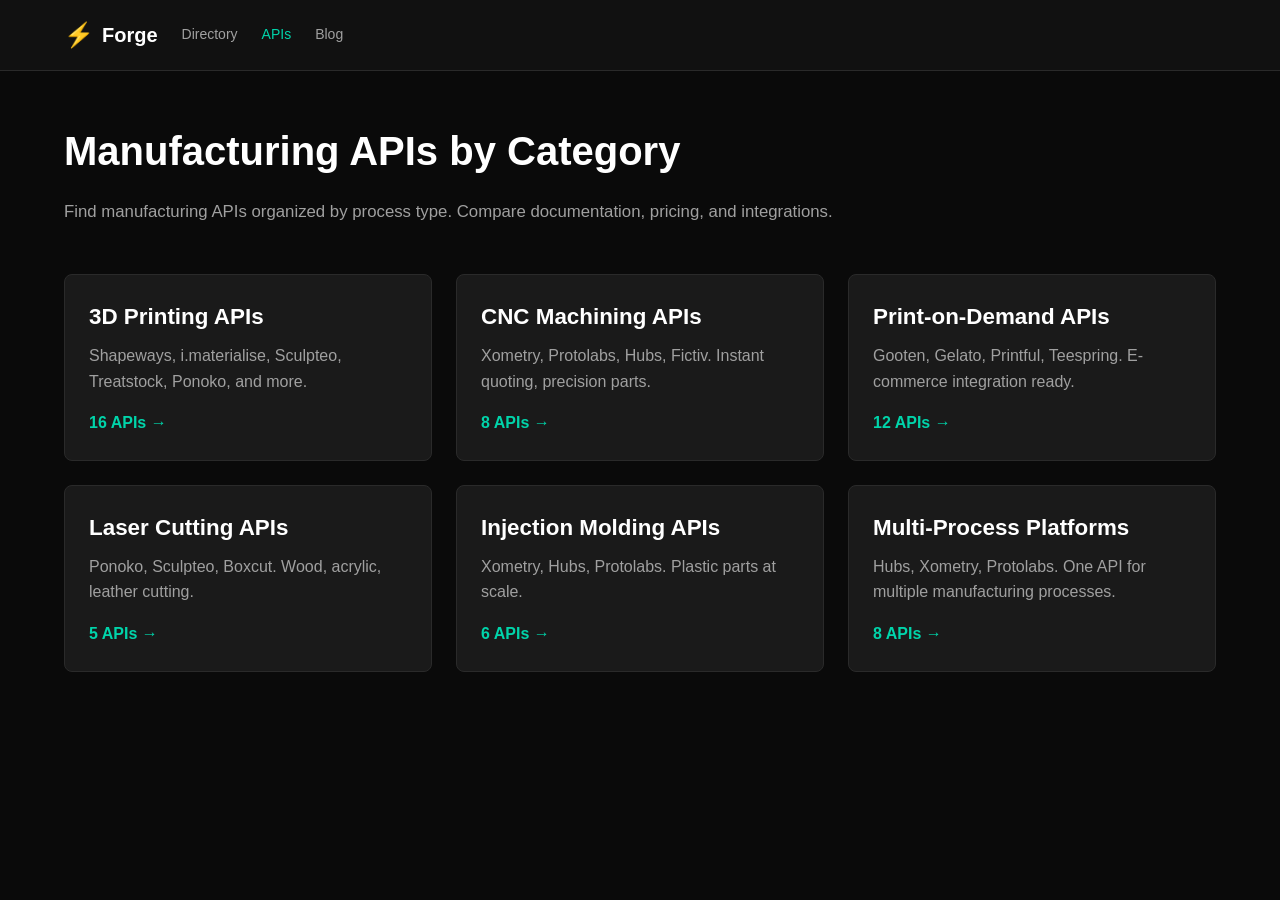
<file: apis/index.html>
<!DOCTYPE html>
<html lang="en">
<head>
<!-- Google Analytics -->
<script async src="https://www.googletagmanager.com/gtag/js?id=G-PG6CCZSDBL"></script>
<script>
  window.dataLayer = window.dataLayer || [];
  function gtag(){dataLayer.push(arguments);}
  gtag('js', new Date());
  gtag('config', 'G-PG6CCZSDBL');
</script>
<!-- End Google Analytics -->
  <meta charset="UTF-8">
  <meta name="viewport" content="width=device-width, initial-scale=1.0">
  <title>Manufacturing APIs by Category | 3D Printing, CNC, Laser Cutting, More</title>
  <meta name="description" content="Manufacturing APIs organized by process type. Find 3D printing, CNC machining, laser cutting, injection molding, print-on-demand APIs with documentation.">
  <meta name="robots" content="index, follow">
  <meta name="canonical" content="https://forgedirectory.org/apis/">
  <link rel="stylesheet" href="../style.css">
</head>
<body>
  <header class="header">
    <div class="container header-inner">
      <a href="/" class="logo"><span class="logo-icon">⚡</span><span class="logo-text">Forge</span></a>
      <nav class="nav"><a href="/" class="nav-link">Directory</a><a href="/apis/" class="nav-link" style="color:var(--accent);">APIs</a><a href="/blog/" class="nav-link">Blog</a></nav>
    </div>
  </header>

  <section style="max-width:1200px;margin:0 auto;padding:3rem 1.5rem;">
    <h1 style="font-size:2.5rem;font-weight:700;margin-bottom:1rem;">Manufacturing APIs by Category</h1>
    <p style="color:var(--text-secondary);font-size:1.05rem;margin-bottom:3rem;">Find manufacturing APIs organized by process type. Compare documentation, pricing, and integrations.</p>

    <div style="display:grid;grid-template-columns:repeat(auto-fit,minmax(300px,1fr));gap:1.5rem;">
      
      <a href="/apis/3d-printing/" style="background:var(--bg-card);border:1px solid var(--border);padding:1.5rem;text-decoration:none;border-radius:var(--radius-md);">
        <h2 style="font-size:1.4rem;font-weight:600;margin-bottom:0.5rem;color:var(--text-primary);">3D Printing APIs</h2>
        <p style="color:var(--text-secondary);margin-bottom:1rem;">Shapeways, i.materialise, Sculpteo, Treatstock, Ponoko, and more.</p>
        <p style="color:var(--accent);font-weight:600;">16 APIs →</p>
      </a>

      <a href="/apis/cnc-machining/" style="background:var(--bg-card);border:1px solid var(--border);padding:1.5rem;text-decoration:none;border-radius:var(--radius-md);">
        <h2 style="font-size:1.4rem;font-weight:600;margin-bottom:0.5rem;color:var(--text-primary);">CNC Machining APIs</h2>
        <p style="color:var(--text-secondary);margin-bottom:1rem;">Xometry, Protolabs, Hubs, Fictiv. Instant quoting, precision parts.</p>
        <p style="color:var(--accent);font-weight:600;">8 APIs →</p>
      </a>

      <a href="/apis/print-on-demand/" style="background:var(--bg-card);border:1px solid var(--border);padding:1.5rem;text-decoration:none;border-radius:var(--radius-md);">
        <h2 style="font-size:1.4rem;font-weight:600;margin-bottom:0.5rem;color:var(--text-primary);">Print-on-Demand APIs</h2>
        <p style="color:var(--text-secondary);margin-bottom:1rem;">Gooten, Gelato, Printful, Teespring. E-commerce integration ready.</p>
        <p style="color:var(--accent);font-weight:600;">12 APIs →</p>
      </a>

      <a href="/apis/laser-cutting/" style="background:var(--bg-card);border:1px solid var(--border);padding:1.5rem;text-decoration:none;border-radius:var(--radius-md);">
        <h2 style="font-size:1.4rem;font-weight:600;margin-bottom:0.5rem;color:var(--text-primary);">Laser Cutting APIs</h2>
        <p style="color:var(--text-secondary);margin-bottom:1rem;">Ponoko, Sculpteo, Boxcut. Wood, acrylic, leather cutting.</p>
        <p style="color:var(--accent);font-weight:600;">5 APIs →</p>
      </a>

      <a href="/apis/injection-molding/" style="background:var(--bg-card);border:1px solid var(--border);padding:1.5rem;text-decoration:none;border-radius:var(--radius-md);">
        <h2 style="font-size:1.4rem;font-weight:600;margin-bottom:0.5rem;color:var(--text-primary);">Injection Molding APIs</h2>
        <p style="color:var(--text-secondary);margin-bottom:1rem;">Xometry, Hubs, Protolabs. Plastic parts at scale.</p>
        <p style="color:var(--accent);font-weight:600;">6 APIs →</p>
      </a>

      <a href="/apis/multi-process/" style="background:var(--bg-card);border:1px solid var(--border);padding:1.5rem;text-decoration:none;border-radius:var(--radius-md);">
        <h2 style="font-size:1.4rem;font-weight:600;margin-bottom:0.5rem;color:var(--text-primary);">Multi-Process Platforms</h2>
        <p style="color:var(--text-secondary);margin-bottom:1rem;">Hubs, Xometry, Protolabs. One API for multiple manufacturing processes.</p>
        <p style="color:var(--accent);font-weight:600;">8 APIs →</p>
      </a>

    </div>
  </section>

  <!-- JSON-LD ItemList for categories -->
  <script type="application/ld+json">
  {
    "@context": "https://schema.org",
    "@type": "ItemList",
    "name": "Manufacturing API Categories",
    "url": "https://forgedirectory.org/apis/",
    "itemListElement": [
      {"@type": "ListItem", "position": 1, "name": "3D Printing APIs", "url": "https://forgedirectory.org/apis/3d-printing/"},
      {"@type": "ListItem", "position": 2, "name": "CNC Machining APIs", "url": "https://forgedirectory.org/apis/cnc-machining/"},
      {"@type": "ListItem", "position": 3, "name": "Print-on-Demand APIs", "url": "https://forgedirectory.org/apis/print-on-demand/"},
      {"@type": "ListItem", "position": 4, "name": "Laser Cutting APIs", "url": "https://forgedirectory.org/apis/laser-cutting/"},
      {"@type": "ListItem", "position": 5, "name": "Injection Molding APIs", "url": "https://forgedirectory.org/apis/injection-molding/"},
      {"@type": "ListItem", "position": 6, "name": "Multi-Process Platforms", "url": "https://forgedirectory.org/apis/multi-process/"}
    ]
  }
  </script>

  <script src="../script.js"></script>
</body>
</html>
</file>
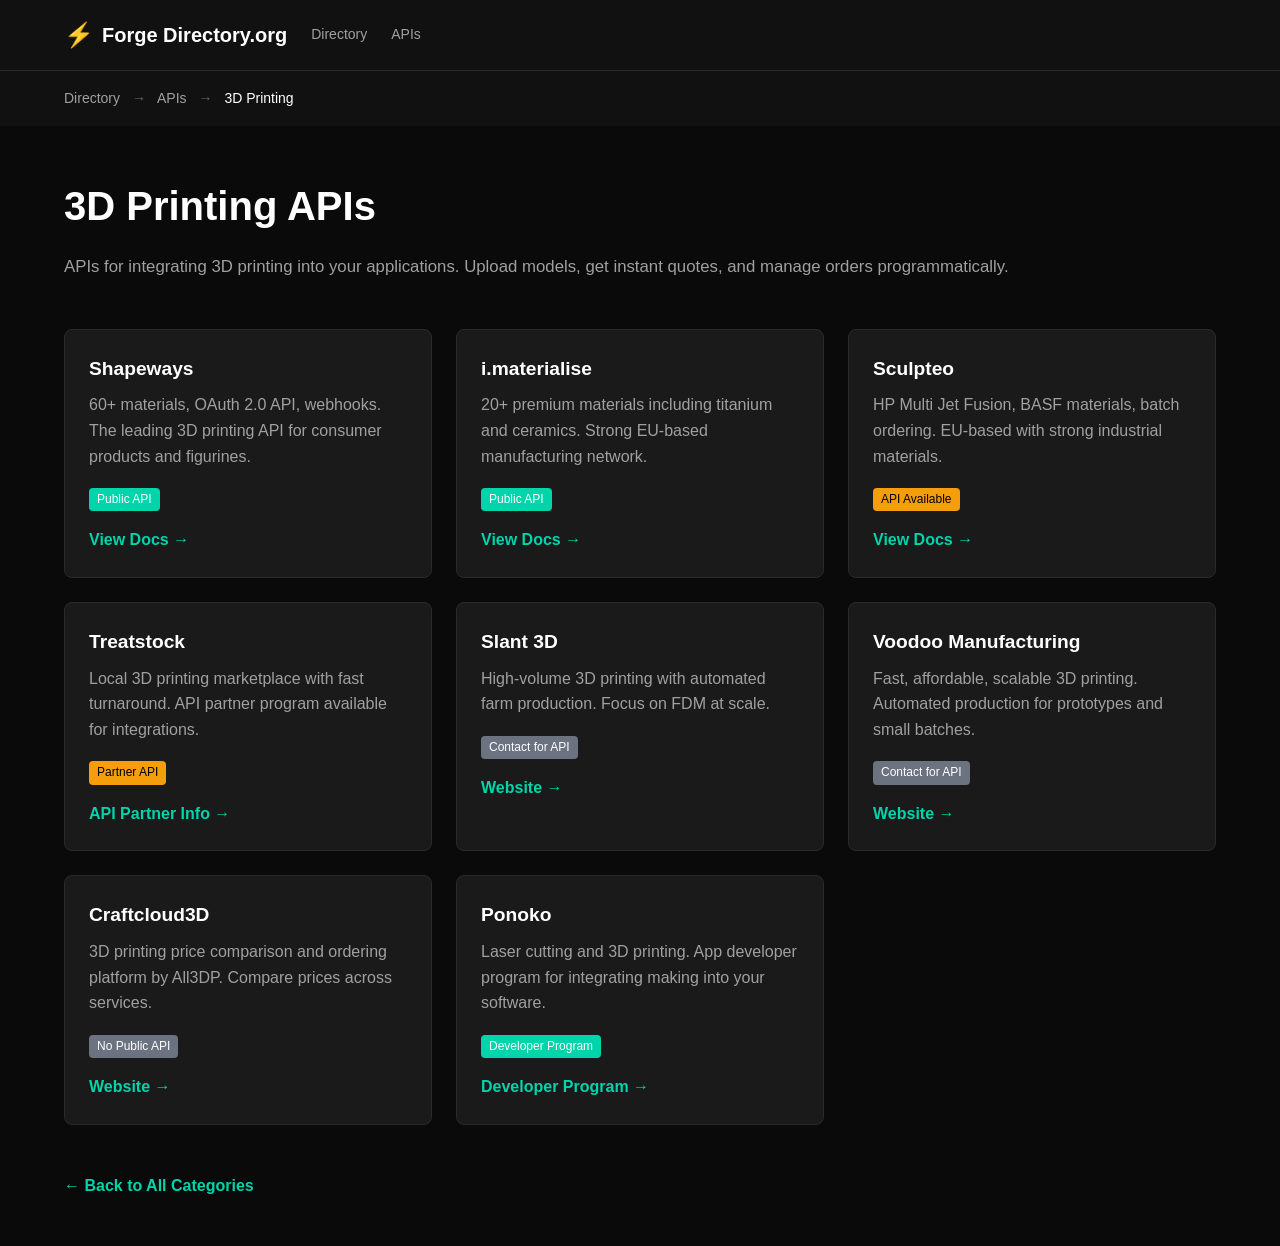
<file: apis/3d-printing/index.html>
<!DOCTYPE html>
<html lang="en">
<head>
<!-- Google Analytics -->
<script async src="https://www.googletagmanager.com/gtag/js?id=G-PG6CCZSDBL"></script>
<script>
  window.dataLayer = window.dataLayer || [];
  function gtag(){dataLayer.push(arguments);}
  gtag('js', new Date());
  gtag('config', 'G-PG6CCZSDBL');
</script>
<!-- End Google Analytics -->
  <meta charset="UTF-8">
  <meta name="viewport" content="width=device-width, initial-scale=1.0">
  <title>3D Printing APIs | Forge Directory</title>
  <meta name="description" content="Compare 3D printing APIs from Shapeways, i.materialise, Sculpteo, Treatstock, Slant 3D, and more. Find documentation, pricing, and integration guides.">
  <meta name="robots" content="index, follow">
  <link rel="canonical" href="https://forgedirectory.org/apis/3d-printing/">
  <link rel="stylesheet" href="../../style.css">
</head>
<body>
  <header class="header">
    <div class="container header-inner">
      <a href="/" class="logo"><span class="logo-icon">⚡</span><span class="logo-text">Forge Directory.org</span></a>
      <nav class="nav"><a href="/" class="nav-link">Directory</a><a href="/apis/" class="nav-link">APIs</a></nav>
    </div>
  </header>

  <div class="breadcrumb">
    <div class="container">
      <a href="/">Directory</a>
      <span class="breadcrumb-separator">→</span>
      <a href="/apis/">APIs</a>
      <span class="breadcrumb-separator">→</span>
      <span class="breadcrumb-current">3D Printing</span>
    </div>
  </div>

  <section style="max-width:1200px;margin:0 auto;padding:3rem 1.5rem;">
    <h1 style="font-size:2.5rem;font-weight:700;margin-bottom:1rem;">3D Printing APIs</h1>
    <p style="color:var(--text-secondary);font-size:1.05rem;margin-bottom:3rem;">APIs for integrating 3D printing into your applications. Upload models, get instant quotes, and manage orders programmatically.</p>

    <div style="display:grid;grid-template-columns:repeat(auto-fit,minmax(300px,1fr));gap:1.5rem;">

      <div style="background:var(--bg-card);border:1px solid var(--border);padding:1.5rem;border-radius:var(--radius-md);">
        <h3 style="font-size:1.2rem;font-weight:600;margin-bottom:0.5rem;">Shapeways</h3>
        <p style="color:var(--text-secondary);margin-bottom:1rem;">60+ materials, OAuth 2.0 API, webhooks. The leading 3D printing API for consumer products and figurines.</p>
        <span style="display:inline-block;background:var(--accent);color:#fff;padding:2px 8px;border-radius:4px;font-size:0.75rem;margin-bottom:1rem;">Public API</span>
        <div style="display:flex;gap:0.5rem;flex-wrap:wrap;">
          <a href="https://developers.shapeways.com" target="_blank" style="color:var(--accent);font-weight:600;text-decoration:none;">View Docs →</a>
        </div>
      </div>

      <div style="background:var(--bg-card);border:1px solid var(--border);padding:1.5rem;border-radius:var(--radius-md);">
        <h3 style="font-size:1.2rem;font-weight:600;margin-bottom:0.5rem;">i.materialise</h3>
        <p style="color:var(--text-secondary);margin-bottom:1rem;">20+ premium materials including titanium and ceramics. Strong EU-based manufacturing network.</p>
        <span style="display:inline-block;background:var(--accent);color:#fff;padding:2px 8px;border-radius:4px;font-size:0.75rem;margin-bottom:1rem;">Public API</span>
        <div style="display:flex;gap:0.5rem;flex-wrap:wrap;">
          <a href="https://i.materialise.com/api" target="_blank" style="color:var(--accent);font-weight:600;text-decoration:none;">View Docs →</a>
        </div>
      </div>

      <div style="background:var(--bg-card);border:1px solid var(--border);padding:1.5rem;border-radius:var(--radius-md);">
        <h3 style="font-size:1.2rem;font-weight:600;margin-bottom:0.5rem;">Sculpteo</h3>
        <p style="color:var(--text-secondary);margin-bottom:1rem;">HP Multi Jet Fusion, BASF materials, batch ordering. EU-based with strong industrial materials.</p>
        <span style="display:inline-block;background:#f59e0b;color:#000;padding:2px 8px;border-radius:4px;font-size:0.75rem;margin-bottom:1rem;">API Available</span>
        <div style="display:flex;gap:0.5rem;flex-wrap:wrap;">
          <a href="https://www.sculpteo.com/en/api/" target="_blank" style="color:var(--accent);font-weight:600;text-decoration:none;">View Docs →</a>
        </div>
      </div>

      <div style="background:var(--bg-card);border:1px solid var(--border);padding:1.5rem;border-radius:var(--radius-md);">
        <h3 style="font-size:1.2rem;font-weight:600;margin-bottom:0.5rem;">Treatstock</h3>
        <p style="color:var(--text-secondary);margin-bottom:1rem;">Local 3D printing marketplace with fast turnaround. API partner program available for integrations.</p>
        <span style="display:inline-block;background:#f59e0b;color:#000;padding:2px 8px;border-radius:4px;font-size:0.75rem;margin-bottom:1rem;">Partner API</span>
        <div style="display:flex;gap:0.5rem;flex-wrap:wrap;">
          <a href="https://www.treatstock.com/help/article/113-become-an-api-partner" target="_blank" style="color:var(--accent);font-weight:600;text-decoration:none;">API Partner Info →</a>
        </div>
      </div>

      <div style="background:var(--bg-card);border:1px solid var(--border);padding:1.5rem;border-radius:var(--radius-md);">
        <h3 style="font-size:1.2rem;font-weight:600;margin-bottom:0.5rem;">Slant 3D</h3>
        <p style="color:var(--text-secondary);margin-bottom:1rem;">High-volume 3D printing with automated farm production. Focus on FDM at scale.</p>
        <span style="display:inline-block;background:#6b7280;color:#fff;padding:2px 8px;border-radius:4px;font-size:0.75rem;margin-bottom:1rem;">Contact for API</span>
        <div style="display:flex;gap:0.5rem;flex-wrap:wrap;">
          <a href="https://www.slant3d.com/" target="_blank" style="color:var(--accent);font-weight:600;text-decoration:none;">Website →</a>
        </div>
      </div>

      <div style="background:var(--bg-card);border:1px solid var(--border);padding:1.5rem;border-radius:var(--radius-md);">
        <h3 style="font-size:1.2rem;font-weight:600;margin-bottom:0.5rem;">Voodoo Manufacturing</h3>
        <p style="color:var(--text-secondary);margin-bottom:1rem;">Fast, affordable, scalable 3D printing. Automated production for prototypes and small batches.</p>
        <span style="display:inline-block;background:#6b7280;color:#fff;padding:2px 8px;border-radius:4px;font-size:0.75rem;margin-bottom:1rem;">Contact for API</span>
        <div style="display:flex;gap:0.5rem;flex-wrap:wrap;">
          <a href="https://www.voodoomfg.com/" target="_blank" style="color:var(--accent);font-weight:600;text-decoration:none;">Website →</a>
        </div>
      </div>

      <div style="background:var(--bg-card);border:1px solid var(--border);padding:1.5rem;border-radius:var(--radius-md);">
        <h3 style="font-size:1.2rem;font-weight:600;margin-bottom:0.5rem;">Craftcloud3D</h3>
        <p style="color:var(--text-secondary);margin-bottom:1rem;">3D printing price comparison and ordering platform by All3DP. Compare prices across services.</p>
        <span style="display:inline-block;background:#6b7280;color:#fff;padding:2px 8px;border-radius:4px;font-size:0.75rem;margin-bottom:1rem;">No Public API</span>
        <div style="display:flex;gap:0.5rem;flex-wrap:wrap;">
          <a href="https://craftcloud3d.com/" target="_blank" style="color:var(--accent);font-weight:600;text-decoration:none;">Website →</a>
        </div>
      </div>

      <div style="background:var(--bg-card);border:1px solid var(--border);padding:1.5rem;border-radius:var(--radius-md);">
        <h3 style="font-size:1.2rem;font-weight:600;margin-bottom:0.5rem;">Ponoko</h3>
        <p style="color:var(--text-secondary);margin-bottom:1rem;">Laser cutting and 3D printing. App developer program for integrating making into your software.</p>
        <span style="display:inline-block;background:var(--accent);color:#fff;padding:2px 8px;border-radius:4px;font-size:0.75rem;margin-bottom:1rem;">Developer Program</span>
        <div style="display:flex;gap:0.5rem;flex-wrap:wrap;">
          <a href="https://www.ponoko.com/app-developers" target="_blank" style="color:var(--accent);font-weight:600;text-decoration:none;">Developer Program →</a>
        </div>
      </div>

    </div>
  </section>

  <section style="max-width:1200px;margin:0 auto;padding:0 1.5rem 3rem;">
    <a href="/apis/" style="color:var(--accent);text-decoration:none;font-weight:600;">← Back to All Categories</a>
  </section>

  <script src="../../script.js"></script>
</body>
</html>
</file>
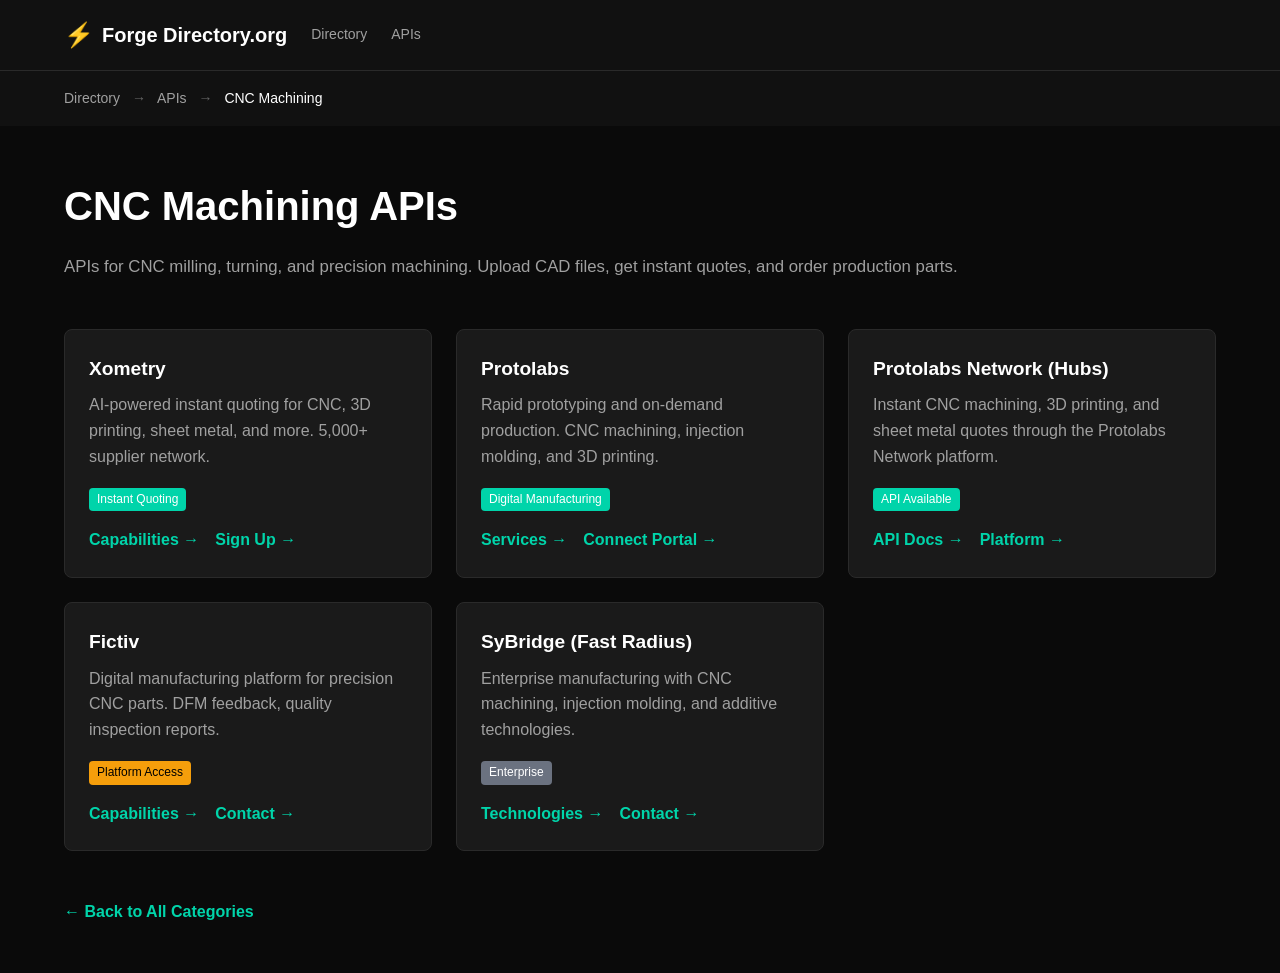
<file: apis/cnc-machining/index.html>
<!DOCTYPE html>
<html lang="en">
<head>
<!-- Google Analytics -->
<script async src="https://www.googletagmanager.com/gtag/js?id=G-PG6CCZSDBL"></script>
<script>
  window.dataLayer = window.dataLayer || [];
  function gtag(){dataLayer.push(arguments);}
  gtag('js', new Date());
  gtag('config', 'G-PG6CCZSDBL');
</script>
<!-- End Google Analytics -->
  <meta charset="UTF-8">
  <meta name="viewport" content="width=device-width, initial-scale=1.0">
  <title>CNC Machining APIs | Forge Directory</title>
  <meta name="description" content="Compare CNC machining APIs from Xometry, Protolabs, Hubs, and Fictiv. Instant quoting, precision parts, and programmatic ordering.">
  <meta name="robots" content="index, follow">
  <link rel="canonical" href="https://forgedirectory.org/apis/cnc-machining/">
  <link rel="stylesheet" href="../../style.css">
</head>
<body>
  <header class="header">
    <div class="container header-inner">
      <a href="/" class="logo"><span class="logo-icon">⚡</span><span class="logo-text">Forge Directory.org</span></a>
      <nav class="nav"><a href="/" class="nav-link">Directory</a><a href="/apis/" class="nav-link">APIs</a></nav>
    </div>
  </header>

  <div class="breadcrumb">
    <div class="container">
      <a href="/">Directory</a>
      <span class="breadcrumb-separator">→</span>
      <a href="/apis/">APIs</a>
      <span class="breadcrumb-separator">→</span>
      <span class="breadcrumb-current">CNC Machining</span>
    </div>
  </div>

  <section style="max-width:1200px;margin:0 auto;padding:3rem 1.5rem;">
    <h1 style="font-size:2.5rem;font-weight:700;margin-bottom:1rem;">CNC Machining APIs</h1>
    <p style="color:var(--text-secondary);font-size:1.05rem;margin-bottom:3rem;">APIs for CNC milling, turning, and precision machining. Upload CAD files, get instant quotes, and order production parts.</p>

    <div style="display:grid;grid-template-columns:repeat(auto-fit,minmax(300px,1fr));gap:1.5rem;">

      <div style="background:var(--bg-card);border:1px solid var(--border);padding:1.5rem;border-radius:var(--radius-md);">
        <h3 style="font-size:1.2rem;font-weight:600;margin-bottom:0.5rem;">Xometry</h3>
        <p style="color:var(--text-secondary);margin-bottom:1rem;">AI-powered instant quoting for CNC, 3D printing, sheet metal, and more. 5,000+ supplier network.</p>
        <span style="display:inline-block;background:var(--accent);color:#fff;padding:2px 8px;border-radius:4px;font-size:0.75rem;margin-bottom:1rem;">Instant Quoting</span>
        <div style="display:flex;gap:1rem;flex-wrap:wrap;">
          <a href="https://www.xometry.com/capabilities/" target="_blank" style="color:var(--accent);font-weight:600;text-decoration:none;">Capabilities →</a>
          <a href="https://www.xometry.com/register" target="_blank" style="color:var(--accent);font-weight:600;text-decoration:none;">Sign Up →</a>
        </div>
      </div>

      <div style="background:var(--bg-card);border:1px solid var(--border);padding:1.5rem;border-radius:var(--radius-md);">
        <h3 style="font-size:1.2rem;font-weight:600;margin-bottom:0.5rem;">Protolabs</h3>
        <p style="color:var(--text-secondary);margin-bottom:1rem;">Rapid prototyping and on-demand production. CNC machining, injection molding, and 3D printing.</p>
        <span style="display:inline-block;background:var(--accent);color:#fff;padding:2px 8px;border-radius:4px;font-size:0.75rem;margin-bottom:1rem;">Digital Manufacturing</span>
        <div style="display:flex;gap:1rem;flex-wrap:wrap;">
          <a href="https://www.protolabs.com/services/" target="_blank" style="color:var(--accent);font-weight:600;text-decoration:none;">Services →</a>
          <a href="https://connect.protolabs.com" target="_blank" style="color:var(--accent);font-weight:600;text-decoration:none;">Connect Portal →</a>
        </div>
      </div>

      <div style="background:var(--bg-card);border:1px solid var(--border);padding:1.5rem;border-radius:var(--radius-md);">
        <h3 style="font-size:1.2rem;font-weight:600;margin-bottom:0.5rem;">Protolabs Network (Hubs)</h3>
        <p style="color:var(--text-secondary);margin-bottom:1rem;">Instant CNC machining, 3D printing, and sheet metal quotes through the Protolabs Network platform.</p>
        <span style="display:inline-block;background:var(--accent);color:#fff;padding:2px 8px;border-radius:4px;font-size:0.75rem;margin-bottom:1rem;">API Available</span>
        <div style="display:flex;gap:1rem;flex-wrap:wrap;">
          <a href="https://www.hubs.com/manufacture/api/" target="_blank" style="color:var(--accent);font-weight:600;text-decoration:none;">API Docs →</a>
          <a href="https://www.hubs.com/manufacture/" target="_blank" style="color:var(--accent);font-weight:600;text-decoration:none;">Platform →</a>
        </div>
      </div>

      <div style="background:var(--bg-card);border:1px solid var(--border);padding:1.5rem;border-radius:var(--radius-md);">
        <h3 style="font-size:1.2rem;font-weight:600;margin-bottom:0.5rem;">Fictiv</h3>
        <p style="color:var(--text-secondary);margin-bottom:1rem;">Digital manufacturing platform for precision CNC parts. DFM feedback, quality inspection reports.</p>
        <span style="display:inline-block;background:#f59e0b;color:#000;padding:2px 8px;border-radius:4px;font-size:0.75rem;margin-bottom:1rem;">Platform Access</span>
        <div style="display:flex;gap:1rem;flex-wrap:wrap;">
          <a href="https://www.fictiv.com/capabilities" target="_blank" style="color:var(--accent);font-weight:600;text-decoration:none;">Capabilities →</a>
          <a href="https://www.fictiv.com/contact" target="_blank" style="color:var(--accent);font-weight:600;text-decoration:none;">Contact →</a>
        </div>
      </div>

      <div style="background:var(--bg-card);border:1px solid var(--border);padding:1.5rem;border-radius:var(--radius-md);">
        <h3 style="font-size:1.2rem;font-weight:600;margin-bottom:0.5rem;">SyBridge (Fast Radius)</h3>
        <p style="color:var(--text-secondary);margin-bottom:1rem;">Enterprise manufacturing with CNC machining, injection molding, and additive technologies.</p>
        <span style="display:inline-block;background:#6b7280;color:#fff;padding:2px 8px;border-radius:4px;font-size:0.75rem;margin-bottom:1rem;">Enterprise</span>
        <div style="display:flex;gap:1rem;flex-wrap:wrap;">
          <a href="https://sybridge.com/technologies/" target="_blank" style="color:var(--accent);font-weight:600;text-decoration:none;">Technologies →</a>
          <a href="https://sybridge.com/contact/" target="_blank" style="color:var(--accent);font-weight:600;text-decoration:none;">Contact →</a>
        </div>
      </div>

    </div>
  </section>

  <section style="max-width:1200px;margin:0 auto;padding:0 1.5rem 3rem;">
    <a href="/apis/" style="color:var(--accent);text-decoration:none;font-weight:600;">← Back to All Categories</a>
  </section>

  <script src="../../script.js"></script>
</body>
</html>
</file>
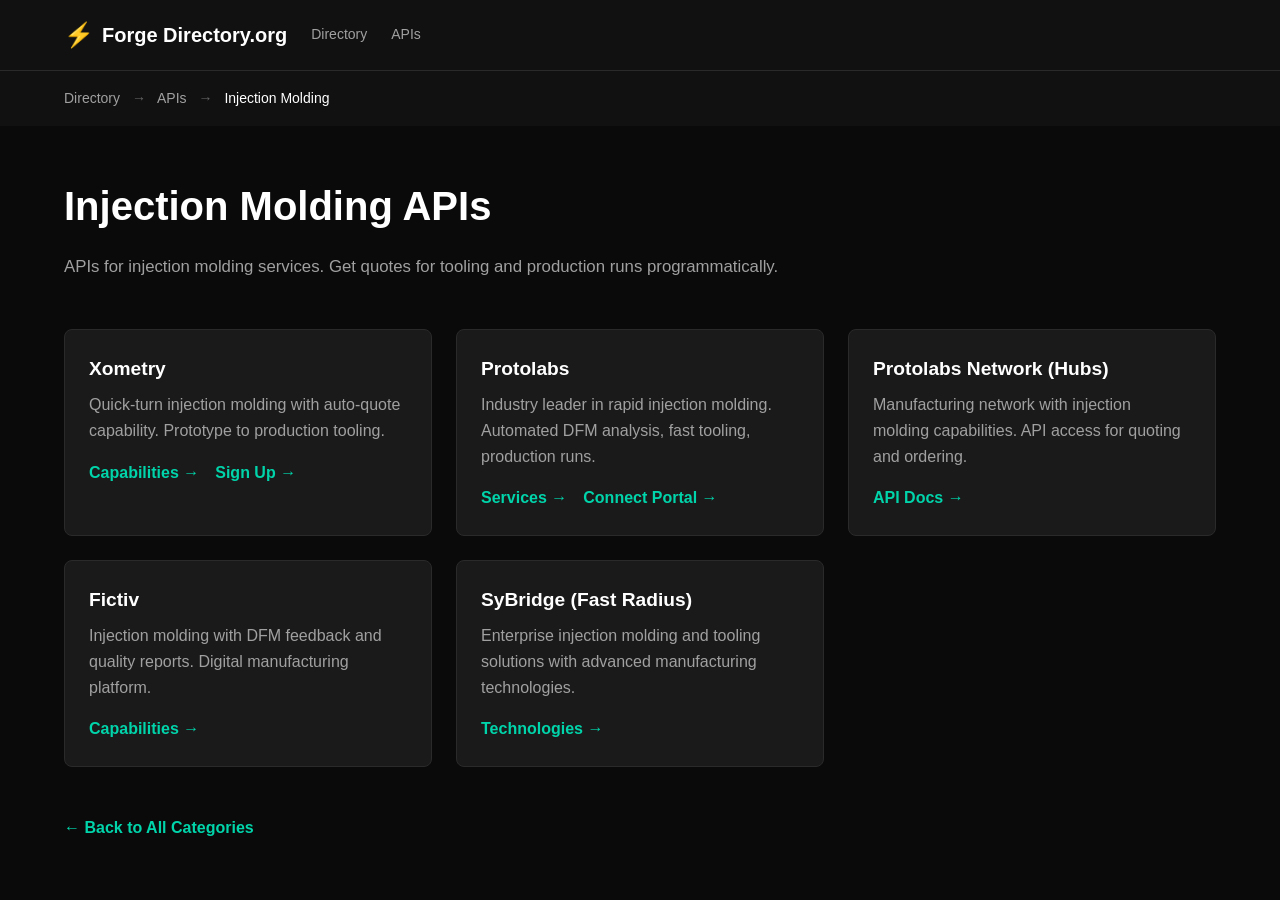
<file: apis/injection-molding/index.html>
<!DOCTYPE html>
<html lang="en">
<head>
<!-- Google Analytics -->
<script async src="https://www.googletagmanager.com/gtag/js?id=G-PG6CCZSDBL"></script>
<script>
  window.dataLayer = window.dataLayer || [];
  function gtag(){dataLayer.push(arguments);}
  gtag('js', new Date());
  gtag('config', 'G-PG6CCZSDBL');
</script>
<!-- End Google Analytics -->
  <meta charset="UTF-8">
  <meta name="viewport" content="width=device-width, initial-scale=1.0">
  <title>Injection Molding APIs | Forge Directory</title>
  <meta name="description" content="Compare injection molding APIs from Xometry, Protolabs, and Hubs. Plastic parts at scale with programmatic ordering.">
  <meta name="robots" content="index, follow">
  <link rel="canonical" href="https://forgedirectory.org/apis/injection-molding/">
  <link rel="stylesheet" href="../../style.css">
</head>
<body>
  <header class="header">
    <div class="container header-inner">
      <a href="/" class="logo"><span class="logo-icon">⚡</span><span class="logo-text">Forge Directory.org</span></a>
      <nav class="nav"><a href="/" class="nav-link">Directory</a><a href="/apis/" class="nav-link">APIs</a></nav>
    </div>
  </header>

  <div class="breadcrumb">
    <div class="container">
      <a href="/">Directory</a>
      <span class="breadcrumb-separator">→</span>
      <a href="/apis/">APIs</a>
      <span class="breadcrumb-separator">→</span>
      <span class="breadcrumb-current">Injection Molding</span>
    </div>
  </div>

  <section style="max-width:1200px;margin:0 auto;padding:3rem 1.5rem;">
    <h1 style="font-size:2.5rem;font-weight:700;margin-bottom:1rem;">Injection Molding APIs</h1>
    <p style="color:var(--text-secondary);font-size:1.05rem;margin-bottom:3rem;">APIs for injection molding services. Get quotes for tooling and production runs programmatically.</p>

    <div style="display:grid;grid-template-columns:repeat(auto-fit,minmax(300px,1fr));gap:1.5rem;">

      <div style="background:var(--bg-card);border:1px solid var(--border);padding:1.5rem;border-radius:var(--radius-md);">
        <h3 style="font-size:1.2rem;font-weight:600;margin-bottom:0.5rem;">Xometry</h3>
        <p style="color:var(--text-secondary);margin-bottom:1rem;">Quick-turn injection molding with auto-quote capability. Prototype to production tooling.</p>
        <div style="display:flex;gap:1rem;flex-wrap:wrap;">
          <a href="https://www.xometry.com/capabilities/" target="_blank" style="color:var(--accent);font-weight:600;text-decoration:none;">Capabilities →</a>
          <a href="https://www.xometry.com/register" target="_blank" style="color:var(--accent);font-weight:600;text-decoration:none;">Sign Up →</a>
        </div>
      </div>

      <div style="background:var(--bg-card);border:1px solid var(--border);padding:1.5rem;border-radius:var(--radius-md);">
        <h3 style="font-size:1.2rem;font-weight:600;margin-bottom:0.5rem;">Protolabs</h3>
        <p style="color:var(--text-secondary);margin-bottom:1rem;">Industry leader in rapid injection molding. Automated DFM analysis, fast tooling, production runs.</p>
        <div style="display:flex;gap:1rem;flex-wrap:wrap;">
          <a href="https://www.protolabs.com/services/" target="_blank" style="color:var(--accent);font-weight:600;text-decoration:none;">Services →</a>
          <a href="https://connect.protolabs.com" target="_blank" style="color:var(--accent);font-weight:600;text-decoration:none;">Connect Portal →</a>
        </div>
      </div>

      <div style="background:var(--bg-card);border:1px solid var(--border);padding:1.5rem;border-radius:var(--radius-md);">
        <h3 style="font-size:1.2rem;font-weight:600;margin-bottom:0.5rem;">Protolabs Network (Hubs)</h3>
        <p style="color:var(--text-secondary);margin-bottom:1rem;">Manufacturing network with injection molding capabilities. API access for quoting and ordering.</p>
        <div style="display:flex;gap:1rem;flex-wrap:wrap;">
          <a href="https://www.hubs.com/manufacture/api/" target="_blank" style="color:var(--accent);font-weight:600;text-decoration:none;">API Docs →</a>
        </div>
      </div>

      <div style="background:var(--bg-card);border:1px solid var(--border);padding:1.5rem;border-radius:var(--radius-md);">
        <h3 style="font-size:1.2rem;font-weight:600;margin-bottom:0.5rem;">Fictiv</h3>
        <p style="color:var(--text-secondary);margin-bottom:1rem;">Injection molding with DFM feedback and quality reports. Digital manufacturing platform.</p>
        <div style="display:flex;gap:1rem;flex-wrap:wrap;">
          <a href="https://www.fictiv.com/capabilities" target="_blank" style="color:var(--accent);font-weight:600;text-decoration:none;">Capabilities →</a>
        </div>
      </div>

      <div style="background:var(--bg-card);border:1px solid var(--border);padding:1.5rem;border-radius:var(--radius-md);">
        <h3 style="font-size:1.2rem;font-weight:600;margin-bottom:0.5rem;">SyBridge (Fast Radius)</h3>
        <p style="color:var(--text-secondary);margin-bottom:1rem;">Enterprise injection molding and tooling solutions with advanced manufacturing technologies.</p>
        <div style="display:flex;gap:1rem;flex-wrap:wrap;">
          <a href="https://sybridge.com/technologies/" target="_blank" style="color:var(--accent);font-weight:600;text-decoration:none;">Technologies →</a>
        </div>
      </div>

    </div>
  </section>

  <section style="max-width:1200px;margin:0 auto;padding:0 1.5rem 3rem;">
    <a href="/apis/" style="color:var(--accent);text-decoration:none;font-weight:600;">← Back to All Categories</a>
  </section>

  <script src="../../script.js"></script>
</body>
</html>
</file>
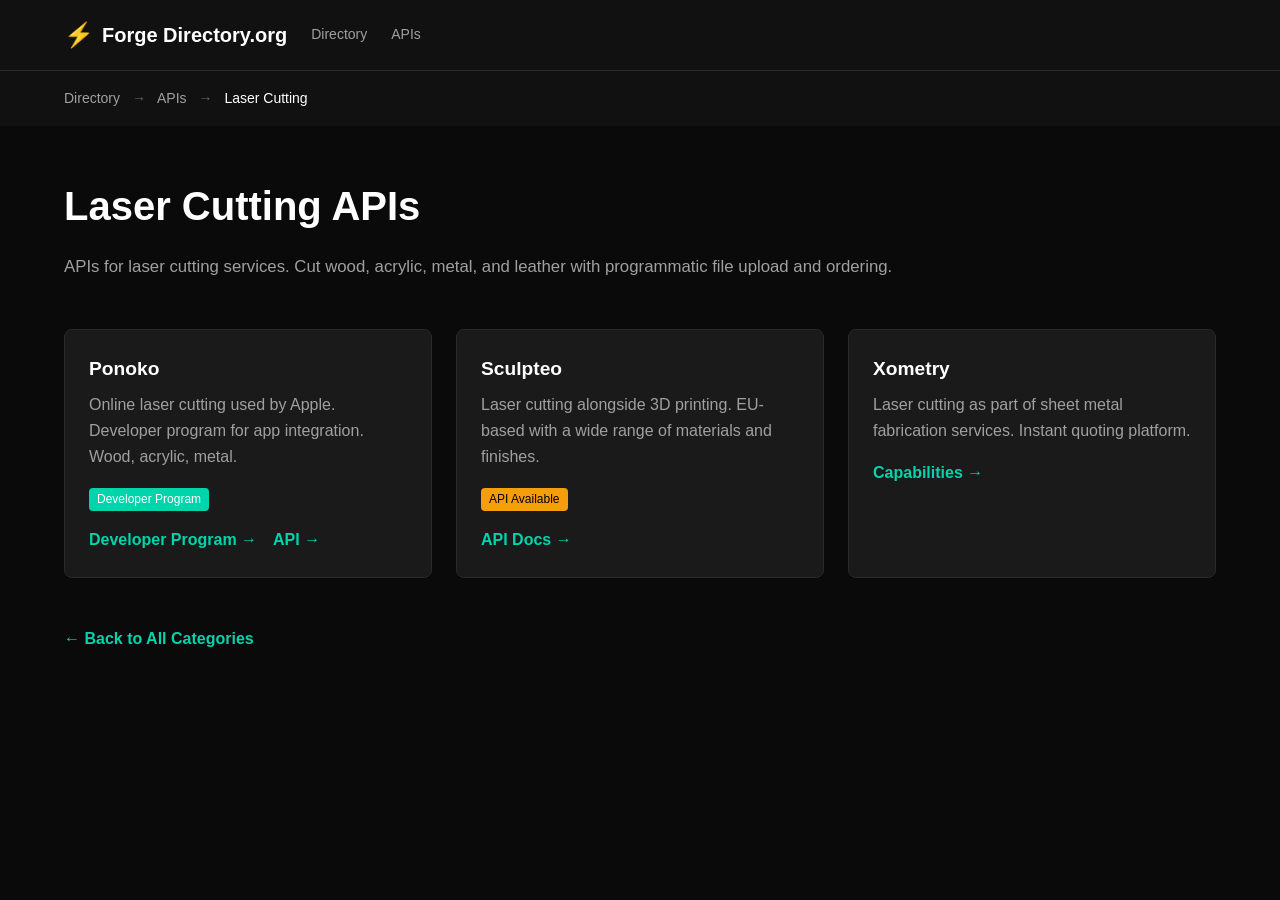
<file: apis/laser-cutting/index.html>
<!DOCTYPE html>
<html lang="en">
<head>
<!-- Google Analytics -->
<script async src="https://www.googletagmanager.com/gtag/js?id=G-PG6CCZSDBL"></script>
<script>
  window.dataLayer = window.dataLayer || [];
  function gtag(){dataLayer.push(arguments);}
  gtag('js', new Date());
  gtag('config', 'G-PG6CCZSDBL');
</script>
<!-- End Google Analytics -->
  <meta charset="UTF-8">
  <meta name="viewport" content="width=device-width, initial-scale=1.0">
  <title>Laser Cutting APIs | Forge Directory</title>
  <meta name="description" content="Compare laser cutting APIs from Ponoko, Sculpteo, and more. Wood, acrylic, metal cutting with programmatic ordering.">
  <meta name="robots" content="index, follow">
  <link rel="canonical" href="https://forgedirectory.org/apis/laser-cutting/">
  <link rel="stylesheet" href="../../style.css">
</head>
<body>
  <header class="header">
    <div class="container header-inner">
      <a href="/" class="logo"><span class="logo-icon">⚡</span><span class="logo-text">Forge Directory.org</span></a>
      <nav class="nav"><a href="/" class="nav-link">Directory</a><a href="/apis/" class="nav-link">APIs</a></nav>
    </div>
  </header>

  <div class="breadcrumb">
    <div class="container">
      <a href="/">Directory</a>
      <span class="breadcrumb-separator">→</span>
      <a href="/apis/">APIs</a>
      <span class="breadcrumb-separator">→</span>
      <span class="breadcrumb-current">Laser Cutting</span>
    </div>
  </div>

  <section style="max-width:1200px;margin:0 auto;padding:3rem 1.5rem;">
    <h1 style="font-size:2.5rem;font-weight:700;margin-bottom:1rem;">Laser Cutting APIs</h1>
    <p style="color:var(--text-secondary);font-size:1.05rem;margin-bottom:3rem;">APIs for laser cutting services. Cut wood, acrylic, metal, and leather with programmatic file upload and ordering.</p>

    <div style="display:grid;grid-template-columns:repeat(auto-fit,minmax(300px,1fr));gap:1.5rem;">

      <div style="background:var(--bg-card);border:1px solid var(--border);padding:1.5rem;border-radius:var(--radius-md);">
        <h3 style="font-size:1.2rem;font-weight:600;margin-bottom:0.5rem;">Ponoko</h3>
        <p style="color:var(--text-secondary);margin-bottom:1rem;">Online laser cutting used by Apple. Developer program for app integration. Wood, acrylic, metal.</p>
        <span style="display:inline-block;background:var(--accent);color:#fff;padding:2px 8px;border-radius:4px;font-size:0.75rem;margin-bottom:1rem;">Developer Program</span>
        <div style="display:flex;gap:1rem;flex-wrap:wrap;">
          <a href="https://www.ponoko.com/app-developers" target="_blank" style="color:var(--accent);font-weight:600;text-decoration:none;">Developer Program →</a>
          <a href="https://www.ponoko.com/api" target="_blank" style="color:var(--accent);font-weight:600;text-decoration:none;">API →</a>
        </div>
      </div>

      <div style="background:var(--bg-card);border:1px solid var(--border);padding:1.5rem;border-radius:var(--radius-md);">
        <h3 style="font-size:1.2rem;font-weight:600;margin-bottom:0.5rem;">Sculpteo</h3>
        <p style="color:var(--text-secondary);margin-bottom:1rem;">Laser cutting alongside 3D printing. EU-based with a wide range of materials and finishes.</p>
        <span style="display:inline-block;background:#f59e0b;color:#000;padding:2px 8px;border-radius:4px;font-size:0.75rem;margin-bottom:1rem;">API Available</span>
        <div style="display:flex;gap:1rem;flex-wrap:wrap;">
          <a href="https://www.sculpteo.com/en/api/" target="_blank" style="color:var(--accent);font-weight:600;text-decoration:none;">API Docs →</a>
        </div>
      </div>

      <div style="background:var(--bg-card);border:1px solid var(--border);padding:1.5rem;border-radius:var(--radius-md);">
        <h3 style="font-size:1.2rem;font-weight:600;margin-bottom:0.5rem;">Xometry</h3>
        <p style="color:var(--text-secondary);margin-bottom:1rem;">Laser cutting as part of sheet metal fabrication services. Instant quoting platform.</p>
        <div style="display:flex;gap:1rem;flex-wrap:wrap;">
          <a href="https://www.xometry.com/capabilities/" target="_blank" style="color:var(--accent);font-weight:600;text-decoration:none;">Capabilities →</a>
        </div>
      </div>

    </div>
  </section>

  <section style="max-width:1200px;margin:0 auto;padding:0 1.5rem 3rem;">
    <a href="/apis/" style="color:var(--accent);text-decoration:none;font-weight:600;">← Back to All Categories</a>
  </section>

  <script src="../../script.js"></script>
</body>
</html>
</file>
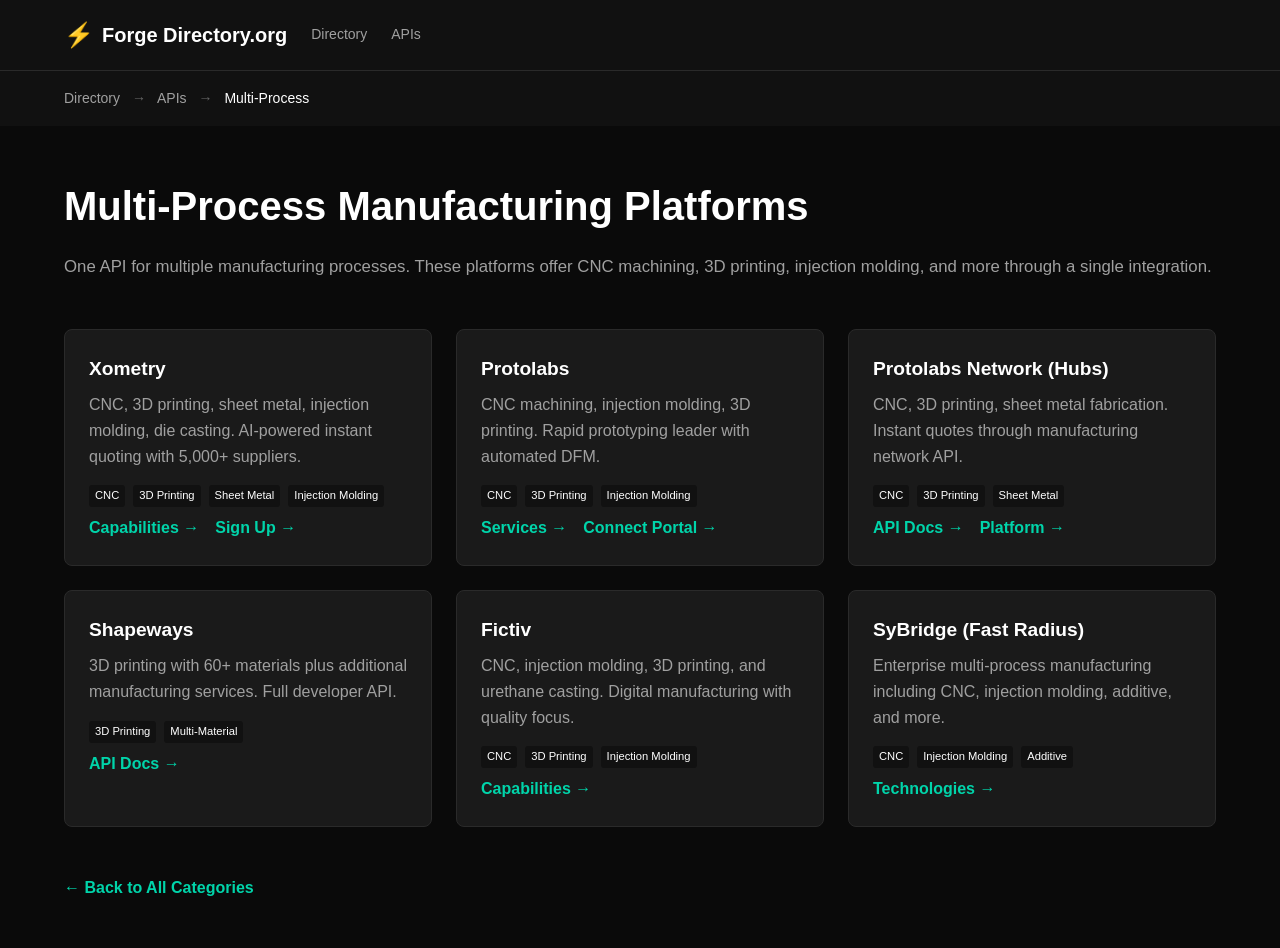
<file: apis/multi-process/index.html>
<!DOCTYPE html>
<html lang="en">
<head>
<!-- Google Analytics -->
<script async src="https://www.googletagmanager.com/gtag/js?id=G-PG6CCZSDBL"></script>
<script>
  window.dataLayer = window.dataLayer || [];
  function gtag(){dataLayer.push(arguments);}
  gtag('js', new Date());
  gtag('config', 'G-PG6CCZSDBL');
</script>
<!-- End Google Analytics -->
  <meta charset="UTF-8">
  <meta name="viewport" content="width=device-width, initial-scale=1.0">
  <title>Multi-Process Manufacturing APIs | Forge Directory</title>
  <meta name="description" content="Multi-process manufacturing platforms with APIs. One API for CNC, 3D printing, injection molding, and more from Xometry, Protolabs, Hubs.">
  <meta name="robots" content="index, follow">
  <link rel="canonical" href="https://forgedirectory.org/apis/multi-process/">
  <link rel="stylesheet" href="../../style.css">
</head>
<body>
  <header class="header">
    <div class="container header-inner">
      <a href="/" class="logo"><span class="logo-icon">⚡</span><span class="logo-text">Forge Directory.org</span></a>
      <nav class="nav"><a href="/" class="nav-link">Directory</a><a href="/apis/" class="nav-link">APIs</a></nav>
    </div>
  </header>

  <div class="breadcrumb">
    <div class="container">
      <a href="/">Directory</a>
      <span class="breadcrumb-separator">→</span>
      <a href="/apis/">APIs</a>
      <span class="breadcrumb-separator">→</span>
      <span class="breadcrumb-current">Multi-Process</span>
    </div>
  </div>

  <section style="max-width:1200px;margin:0 auto;padding:3rem 1.5rem;">
    <h1 style="font-size:2.5rem;font-weight:700;margin-bottom:1rem;">Multi-Process Manufacturing Platforms</h1>
    <p style="color:var(--text-secondary);font-size:1.05rem;margin-bottom:3rem;">One API for multiple manufacturing processes. These platforms offer CNC machining, 3D printing, injection molding, and more through a single integration.</p>

    <div style="display:grid;grid-template-columns:repeat(auto-fit,minmax(300px,1fr));gap:1.5rem;">

      <div style="background:var(--bg-card);border:1px solid var(--border);padding:1.5rem;border-radius:var(--radius-md);">
        <h3 style="font-size:1.2rem;font-weight:600;margin-bottom:0.5rem;">Xometry</h3>
        <p style="color:var(--text-secondary);margin-bottom:1rem;">CNC, 3D printing, sheet metal, injection molding, die casting. AI-powered instant quoting with 5,000+ suppliers.</p>
        <div style="display:flex;gap:0.5rem;flex-wrap:wrap;margin-bottom:0.5rem;">
          <span style="background:var(--bg-secondary);padding:2px 6px;border-radius:3px;font-size:0.7rem;">CNC</span>
          <span style="background:var(--bg-secondary);padding:2px 6px;border-radius:3px;font-size:0.7rem;">3D Printing</span>
          <span style="background:var(--bg-secondary);padding:2px 6px;border-radius:3px;font-size:0.7rem;">Sheet Metal</span>
          <span style="background:var(--bg-secondary);padding:2px 6px;border-radius:3px;font-size:0.7rem;">Injection Molding</span>
        </div>
        <div style="display:flex;gap:1rem;flex-wrap:wrap;">
          <a href="https://www.xometry.com/capabilities/" target="_blank" style="color:var(--accent);font-weight:600;text-decoration:none;">Capabilities →</a>
          <a href="https://www.xometry.com/register" target="_blank" style="color:var(--accent);font-weight:600;text-decoration:none;">Sign Up →</a>
        </div>
      </div>

      <div style="background:var(--bg-card);border:1px solid var(--border);padding:1.5rem;border-radius:var(--radius-md);">
        <h3 style="font-size:1.2rem;font-weight:600;margin-bottom:0.5rem;">Protolabs</h3>
        <p style="color:var(--text-secondary);margin-bottom:1rem;">CNC machining, injection molding, 3D printing. Rapid prototyping leader with automated DFM.</p>
        <div style="display:flex;gap:0.5rem;flex-wrap:wrap;margin-bottom:0.5rem;">
          <span style="background:var(--bg-secondary);padding:2px 6px;border-radius:3px;font-size:0.7rem;">CNC</span>
          <span style="background:var(--bg-secondary);padding:2px 6px;border-radius:3px;font-size:0.7rem;">3D Printing</span>
          <span style="background:var(--bg-secondary);padding:2px 6px;border-radius:3px;font-size:0.7rem;">Injection Molding</span>
        </div>
        <div style="display:flex;gap:1rem;flex-wrap:wrap;">
          <a href="https://www.protolabs.com/services/" target="_blank" style="color:var(--accent);font-weight:600;text-decoration:none;">Services →</a>
          <a href="https://connect.protolabs.com" target="_blank" style="color:var(--accent);font-weight:600;text-decoration:none;">Connect Portal →</a>
        </div>
      </div>

      <div style="background:var(--bg-card);border:1px solid var(--border);padding:1.5rem;border-radius:var(--radius-md);">
        <h3 style="font-size:1.2rem;font-weight:600;margin-bottom:0.5rem;">Protolabs Network (Hubs)</h3>
        <p style="color:var(--text-secondary);margin-bottom:1rem;">CNC, 3D printing, sheet metal fabrication. Instant quotes through manufacturing network API.</p>
        <div style="display:flex;gap:0.5rem;flex-wrap:wrap;margin-bottom:0.5rem;">
          <span style="background:var(--bg-secondary);padding:2px 6px;border-radius:3px;font-size:0.7rem;">CNC</span>
          <span style="background:var(--bg-secondary);padding:2px 6px;border-radius:3px;font-size:0.7rem;">3D Printing</span>
          <span style="background:var(--bg-secondary);padding:2px 6px;border-radius:3px;font-size:0.7rem;">Sheet Metal</span>
        </div>
        <div style="display:flex;gap:1rem;flex-wrap:wrap;">
          <a href="https://www.hubs.com/manufacture/api/" target="_blank" style="color:var(--accent);font-weight:600;text-decoration:none;">API Docs →</a>
          <a href="https://www.hubs.com/manufacture/" target="_blank" style="color:var(--accent);font-weight:600;text-decoration:none;">Platform →</a>
        </div>
      </div>

      <div style="background:var(--bg-card);border:1px solid var(--border);padding:1.5rem;border-radius:var(--radius-md);">
        <h3 style="font-size:1.2rem;font-weight:600;margin-bottom:0.5rem;">Shapeways</h3>
        <p style="color:var(--text-secondary);margin-bottom:1rem;">3D printing with 60+ materials plus additional manufacturing services. Full developer API.</p>
        <div style="display:flex;gap:0.5rem;flex-wrap:wrap;margin-bottom:0.5rem;">
          <span style="background:var(--bg-secondary);padding:2px 6px;border-radius:3px;font-size:0.7rem;">3D Printing</span>
          <span style="background:var(--bg-secondary);padding:2px 6px;border-radius:3px;font-size:0.7rem;">Multi-Material</span>
        </div>
        <div style="display:flex;gap:1rem;flex-wrap:wrap;">
          <a href="https://developers.shapeways.com" target="_blank" style="color:var(--accent);font-weight:600;text-decoration:none;">API Docs →</a>
        </div>
      </div>

      <div style="background:var(--bg-card);border:1px solid var(--border);padding:1.5rem;border-radius:var(--radius-md);">
        <h3 style="font-size:1.2rem;font-weight:600;margin-bottom:0.5rem;">Fictiv</h3>
        <p style="color:var(--text-secondary);margin-bottom:1rem;">CNC, injection molding, 3D printing, and urethane casting. Digital manufacturing with quality focus.</p>
        <div style="display:flex;gap:0.5rem;flex-wrap:wrap;margin-bottom:0.5rem;">
          <span style="background:var(--bg-secondary);padding:2px 6px;border-radius:3px;font-size:0.7rem;">CNC</span>
          <span style="background:var(--bg-secondary);padding:2px 6px;border-radius:3px;font-size:0.7rem;">3D Printing</span>
          <span style="background:var(--bg-secondary);padding:2px 6px;border-radius:3px;font-size:0.7rem;">Injection Molding</span>
        </div>
        <div style="display:flex;gap:1rem;flex-wrap:wrap;">
          <a href="https://www.fictiv.com/capabilities" target="_blank" style="color:var(--accent);font-weight:600;text-decoration:none;">Capabilities →</a>
        </div>
      </div>

      <div style="background:var(--bg-card);border:1px solid var(--border);padding:1.5rem;border-radius:var(--radius-md);">
        <h3 style="font-size:1.2rem;font-weight:600;margin-bottom:0.5rem;">SyBridge (Fast Radius)</h3>
        <p style="color:var(--text-secondary);margin-bottom:1rem;">Enterprise multi-process manufacturing including CNC, injection molding, additive, and more.</p>
        <div style="display:flex;gap:0.5rem;flex-wrap:wrap;margin-bottom:0.5rem;">
          <span style="background:var(--bg-secondary);padding:2px 6px;border-radius:3px;font-size:0.7rem;">CNC</span>
          <span style="background:var(--bg-secondary);padding:2px 6px;border-radius:3px;font-size:0.7rem;">Injection Molding</span>
          <span style="background:var(--bg-secondary);padding:2px 6px;border-radius:3px;font-size:0.7rem;">Additive</span>
        </div>
        <div style="display:flex;gap:1rem;flex-wrap:wrap;">
          <a href="https://sybridge.com/technologies/" target="_blank" style="color:var(--accent);font-weight:600;text-decoration:none;">Technologies →</a>
        </div>
      </div>

    </div>
  </section>

  <section style="max-width:1200px;margin:0 auto;padding:0 1.5rem 3rem;">
    <a href="/apis/" style="color:var(--accent);text-decoration:none;font-weight:600;">← Back to All Categories</a>
  </section>

  <script src="../../script.js"></script>
</body>
</html>
</file>
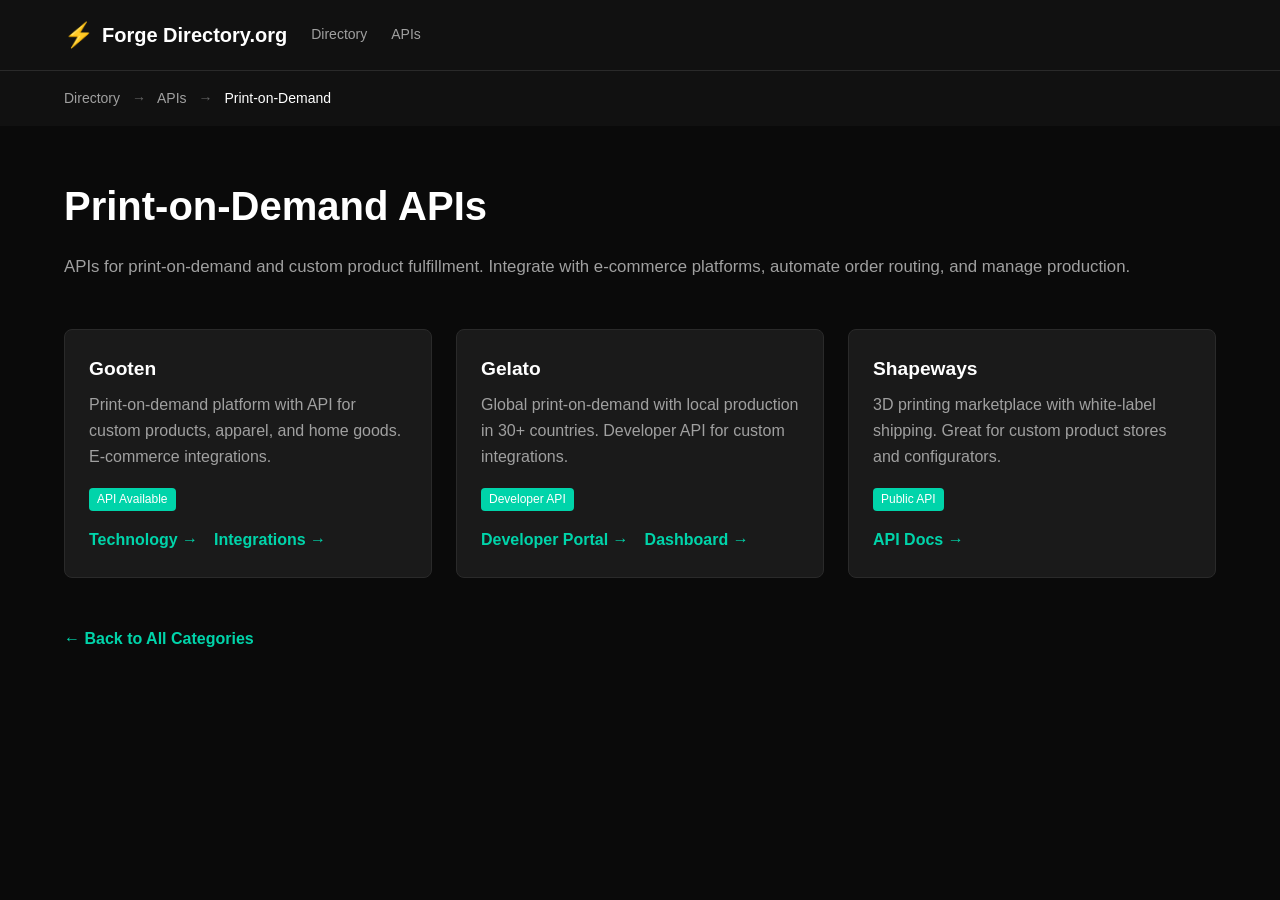
<file: apis/print-on-demand/index.html>
<!DOCTYPE html>
<html lang="en">
<head>
<!-- Google Analytics -->
<script async src="https://www.googletagmanager.com/gtag/js?id=G-PG6CCZSDBL"></script>
<script>
  window.dataLayer = window.dataLayer || [];
  function gtag(){dataLayer.push(arguments);}
  gtag('js', new Date());
  gtag('config', 'G-PG6CCZSDBL');
</script>
<!-- End Google Analytics -->
  <meta charset="UTF-8">
  <meta name="viewport" content="width=device-width, initial-scale=1.0">
  <title>Print-on-Demand APIs | Forge Directory</title>
  <meta name="description" content="Compare print-on-demand APIs from Gooten, Gelato, and more. E-commerce integration, custom product fulfillment, and dropshipping APIs.">
  <meta name="robots" content="index, follow">
  <link rel="canonical" href="https://forgedirectory.org/apis/print-on-demand/">
  <link rel="stylesheet" href="../../style.css">
</head>
<body>
  <header class="header">
    <div class="container header-inner">
      <a href="/" class="logo"><span class="logo-icon">⚡</span><span class="logo-text">Forge Directory.org</span></a>
      <nav class="nav"><a href="/" class="nav-link">Directory</a><a href="/apis/" class="nav-link">APIs</a></nav>
    </div>
  </header>

  <div class="breadcrumb">
    <div class="container">
      <a href="/">Directory</a>
      <span class="breadcrumb-separator">→</span>
      <a href="/apis/">APIs</a>
      <span class="breadcrumb-separator">→</span>
      <span class="breadcrumb-current">Print-on-Demand</span>
    </div>
  </div>

  <section style="max-width:1200px;margin:0 auto;padding:3rem 1.5rem;">
    <h1 style="font-size:2.5rem;font-weight:700;margin-bottom:1rem;">Print-on-Demand APIs</h1>
    <p style="color:var(--text-secondary);font-size:1.05rem;margin-bottom:3rem;">APIs for print-on-demand and custom product fulfillment. Integrate with e-commerce platforms, automate order routing, and manage production.</p>

    <div style="display:grid;grid-template-columns:repeat(auto-fit,minmax(300px,1fr));gap:1.5rem;">

      <div style="background:var(--bg-card);border:1px solid var(--border);padding:1.5rem;border-radius:var(--radius-md);">
        <h3 style="font-size:1.2rem;font-weight:600;margin-bottom:0.5rem;">Gooten</h3>
        <p style="color:var(--text-secondary);margin-bottom:1rem;">Print-on-demand platform with API for custom products, apparel, and home goods. E-commerce integrations.</p>
        <span style="display:inline-block;background:var(--accent);color:#fff;padding:2px 8px;border-radius:4px;font-size:0.75rem;margin-bottom:1rem;">API Available</span>
        <div style="display:flex;gap:1rem;flex-wrap:wrap;">
          <a href="https://www.gooten.com/technology" target="_blank" style="color:var(--accent);font-weight:600;text-decoration:none;">Technology →</a>
          <a href="https://www.gooten.com/integrations" target="_blank" style="color:var(--accent);font-weight:600;text-decoration:none;">Integrations →</a>
        </div>
      </div>

      <div style="background:var(--bg-card);border:1px solid var(--border);padding:1.5rem;border-radius:var(--radius-md);">
        <h3 style="font-size:1.2rem;font-weight:600;margin-bottom:0.5rem;">Gelato</h3>
        <p style="color:var(--text-secondary);margin-bottom:1rem;">Global print-on-demand with local production in 30+ countries. Developer API for custom integrations.</p>
        <span style="display:inline-block;background:var(--accent);color:#fff;padding:2px 8px;border-radius:4px;font-size:0.75rem;margin-bottom:1rem;">Developer API</span>
        <div style="display:flex;gap:1rem;flex-wrap:wrap;">
          <a href="https://developer.gelato.com" target="_blank" style="color:var(--accent);font-weight:600;text-decoration:none;">Developer Portal →</a>
          <a href="https://dashboard.gelato.com" target="_blank" style="color:var(--accent);font-weight:600;text-decoration:none;">Dashboard →</a>
        </div>
      </div>

      <div style="background:var(--bg-card);border:1px solid var(--border);padding:1.5rem;border-radius:var(--radius-md);">
        <h3 style="font-size:1.2rem;font-weight:600;margin-bottom:0.5rem;">Shapeways</h3>
        <p style="color:var(--text-secondary);margin-bottom:1rem;">3D printing marketplace with white-label shipping. Great for custom product stores and configurators.</p>
        <span style="display:inline-block;background:var(--accent);color:#fff;padding:2px 8px;border-radius:4px;font-size:0.75rem;margin-bottom:1rem;">Public API</span>
        <div style="display:flex;gap:1rem;flex-wrap:wrap;">
          <a href="https://developers.shapeways.com" target="_blank" style="color:var(--accent);font-weight:600;text-decoration:none;">API Docs →</a>
        </div>
      </div>

    </div>
  </section>

  <section style="max-width:1200px;margin:0 auto;padding:0 1.5rem 3rem;">
    <a href="/apis/" style="color:var(--accent);text-decoration:none;font-weight:600;">← Back to All Categories</a>
  </section>

  <script src="../../script.js"></script>
</body>
</html>
</file>
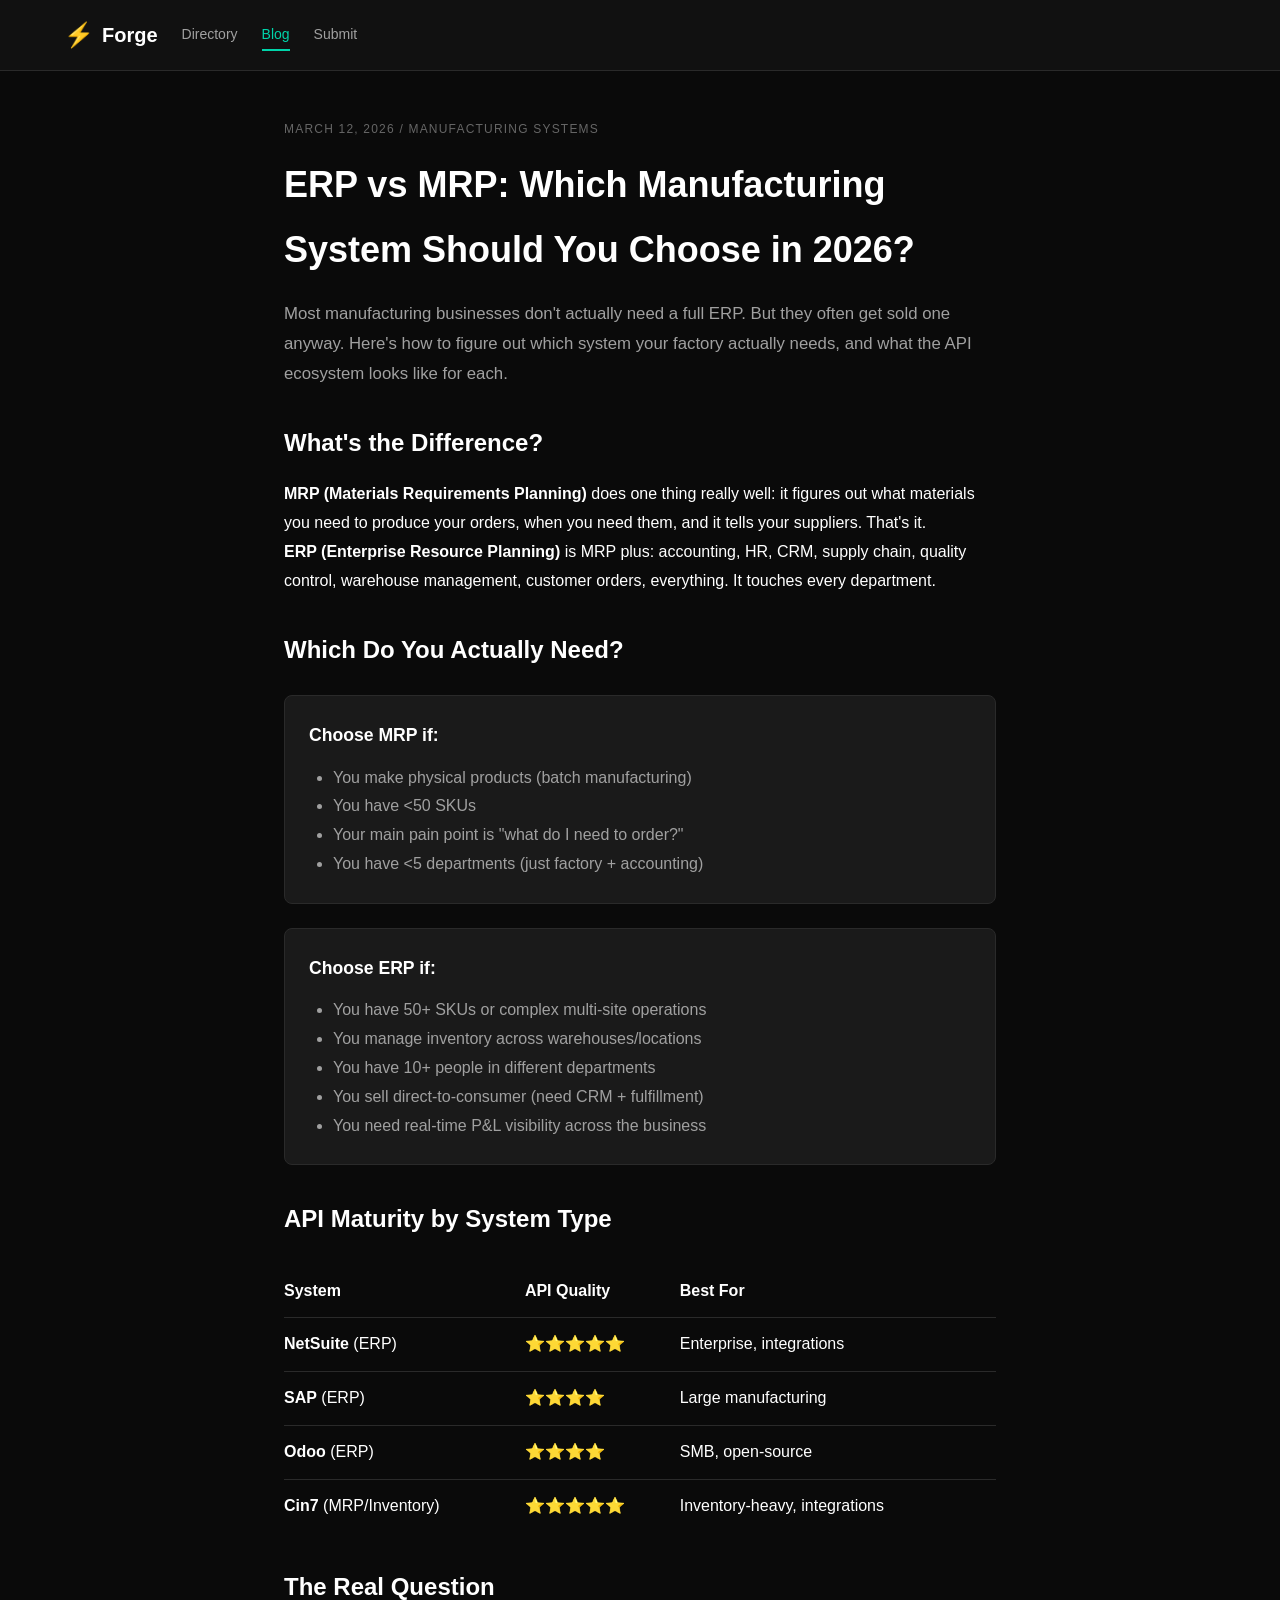
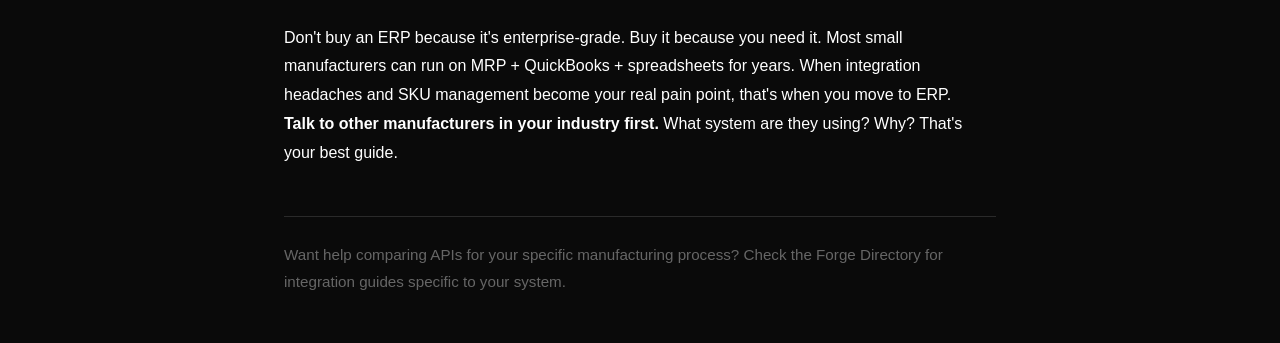
<file: blog/erp-vs-mrp-manufacturing-2026/index.html>
<!DOCTYPE html>
<html lang="en">
<head>
<!-- Google Analytics -->
<script async src="https://www.googletagmanager.com/gtag/js?id=G-PG6CCZSDBL"></script>
<script>
  window.dataLayer = window.dataLayer || [];
  function gtag(){dataLayer.push(arguments);}
  gtag('js', new Date());
  gtag('config', 'G-PG6CCZSDBL');
</script>
<!-- End Google Analytics -->
  <meta charset="UTF-8">
  <meta name="viewport" content="width=device-width, initial-scale=1.0">
  <title>ERP vs MRP: Which Manufacturing System Should You Choose in 2026?</title>
  <meta name="description" content="ERP vs MRP: Complete comparison for manufacturers. Which system fits your factory? APIs, costs, integrations, and real-world use cases explained.">
  <link rel="stylesheet" href="../../style.css">
</head>
<body>
  <header class="header">
    <div class="container header-inner">
      <a href="/" class="logo"><span class="logo-icon">⚡</span><span class="logo-text">Forge</span></a>
      <nav class="nav"><a href="/" class="nav-link">Directory</a><a href="/blog/" class="nav-link active">Blog</a><a href="/submit.html" class="nav-link">Submit</a></nav>
    </div>
  </header>

  <article style="max-width:760px;margin:0 auto;padding:3rem 1.5rem;line-height:1.8;">
    <div style="font-size:0.75rem;letter-spacing:0.1em;text-transform:uppercase;color:var(--text-muted);margin-bottom:0.75rem;">March 12, 2026 / Manufacturing Systems</div>
    
    <h1 style="font-size:2.25rem;font-weight:700;margin-bottom:1rem;">ERP vs MRP: Which Manufacturing System Should You Choose in 2026?</h1>
    
    <p style="font-size:1.05rem;color:var(--text-secondary);margin-bottom:2rem;">Most manufacturing businesses don't actually need a full ERP. But they often get sold one anyway. Here's how to figure out which system your factory actually needs, and what the API ecosystem looks like for each.</p>

    <h2 style="font-size:1.5rem;font-weight:600;margin-top:2rem;margin-bottom:1rem;">What's the Difference?</h2>
    
    <p><strong>MRP (Materials Requirements Planning)</strong> does one thing really well: it figures out what materials you need to produce your orders, when you need them, and it tells your suppliers. That's it.</p>
    
    <p><strong>ERP (Enterprise Resource Planning)</strong> is MRP plus: accounting, HR, CRM, supply chain, quality control, warehouse management, customer orders, everything. It touches every department.</p>

    <h2 style="font-size:1.5rem;font-weight:600;margin-top:2rem;margin-bottom:1rem;">Which Do You Actually Need?</h2>

    <div style="background:var(--bg-card);border:1px solid var(--border);padding:1.5rem;border-radius:var(--radius-md);margin:1.5rem 0;">
      <h3 style="font-size:1.1rem;margin-bottom:0.75rem;">Choose MRP if:</h3>
      <ul style="margin-left:1.5rem;color:var(--text-secondary);">
        <li>You make physical products (batch manufacturing)</li>
        <li>You have <50 SKUs</li>
        <li>Your main pain point is "what do I need to order?"</li>
        <li>You have <5 departments (just factory + accounting)</li>
      </ul>
    </div>

    <div style="background:var(--bg-card);border:1px solid var(--border);padding:1.5rem;border-radius:var(--radius-md);margin:1.5rem 0;">
      <h3 style="font-size:1.1rem;margin-bottom:0.75rem;">Choose ERP if:</h3>
      <ul style="margin-left:1.5rem;color:var(--text-secondary);">
        <li>You have 50+ SKUs or complex multi-site operations</li>
        <li>You manage inventory across warehouses/locations</li>
        <li>You have 10+ people in different departments</li>
        <li>You sell direct-to-consumer (need CRM + fulfillment)</li>
        <li>You need real-time P&L visibility across the business</li>
      </ul>
    </div>

    <h2 style="font-size:1.5rem;font-weight:600;margin-top:2rem;margin-bottom:1rem;">API Maturity by System Type</h2>

    <table style="width:100%;margin:1.5rem 0;border-collapse:collapse;">
      <tr style="border-bottom:1px solid var(--border);">
        <th style="text-align:left;padding:0.75rem 0;font-weight:600;">System</th>
        <th style="text-align:left;padding:0.75rem 0;font-weight:600;">API Quality</th>
        <th style="text-align:left;padding:0.75rem 0;font-weight:600;">Best For</th>
      </tr>
      <tr style="border-bottom:1px solid var(--border);">
        <td style="padding:0.75rem 0;"><strong>NetSuite</strong> (ERP)</td>
        <td style="padding:0.75rem 0;">⭐⭐⭐⭐⭐</td>
        <td style="padding:0.75rem 0;">Enterprise, integrations</td>
      </tr>
      <tr style="border-bottom:1px solid var(--border);">
        <td style="padding:0.75rem 0;"><strong>SAP</strong> (ERP)</td>
        <td style="padding:0.75rem 0;">⭐⭐⭐⭐</td>
        <td style="padding:0.75rem 0;">Large manufacturing</td>
      </tr>
      <tr style="border-bottom:1px solid var(--border);">
        <td style="padding:0.75rem 0;"><strong>Odoo</strong> (ERP)</td>
        <td style="padding:0.75rem 0;">⭐⭐⭐⭐</td>
        <td style="padding:0.75rem 0;">SMB, open-source</td>
      </tr>
      <tr>
        <td style="padding:0.75rem 0;"><strong>Cin7</strong> (MRP/Inventory)</td>
        <td style="padding:0.75rem 0;">⭐⭐⭐⭐⭐</td>
        <td style="padding:0.75rem 0;">Inventory-heavy, integrations</td>
      </tr>
    </table>

    <h2 style="font-size:1.5rem;font-weight:600;margin-top:2rem;margin-bottom:1rem;">The Real Question</h2>

    <p>Don't buy an ERP because it's enterprise-grade. Buy it because you need it. Most small manufacturers can run on MRP + QuickBooks + spreadsheets for years. When integration headaches and SKU management become your real pain point, that's when you move to ERP.</p>

    <p><strong>Talk to other manufacturers in your industry first.</strong> What system are they using? Why? That's your best guide.</p>

    <p style="color:var(--text-muted);font-size:0.95rem;margin-top:3rem;padding-top:1.5rem;border-top:1px solid var(--border);">Want help comparing APIs for your specific manufacturing process? Check the Forge Directory for integration guides specific to your system.</p>
  </article>

  <script src="../../script.js"></script>
</body>
</html>
</file>
<file: style.css>
/* ========================================
   ForgeAPI.io - Main Stylesheet
   Dark theme, developer aesthetic
   ======================================== */

:root {
    --bg-primary: #0a0a0a;
    --bg-secondary: #111111;
    --bg-card: #1a1a1a;
    --bg-card-hover: #222222;
    --bg-elevated: #252525;
    --text-primary: #ffffff;
    --text-secondary: #a0a0a0;
    --text-muted: #666666;
    --accent: #00d4aa;
    --accent-hover: #00b894;
    --accent-muted: rgba(0, 212, 170, 0.1);
    --border: #2a2a2a;
    --border-hover: #3a3a3a;
    --success: #2ecc71;
    --warning: #f39c12;
    --error: #e74c3c;
    --popular: #ff6b35;
    --font-body: 'Inter', -apple-system, BlinkMacSystemFont, sans-serif;
    --font-mono: 'JetBrains Mono', 'Fira Code', monospace;
    --radius-sm: 6px;
    --radius-md: 8px;
    --radius-lg: 12px;
    --shadow-sm: 0 2px 4px rgba(0, 0, 0, 0.3);
    --shadow-md: 0 4px 12px rgba(0, 0, 0, 0.4);
    --shadow-lg: 0 8px 24px rgba(0, 0, 0, 0.5);
    --transition-fast: 150ms ease;
    --transition-normal: 250ms ease;
}

*, *::before, *::after { box-sizing: border-box; margin: 0; padding: 0; }
html { scroll-behavior: smooth; }
body {
    font-family: var(--font-body);
    font-size: 16px;
    line-height: 1.6;
    color: var(--text-primary);
    background-color: var(--bg-primary);
    min-height: 100vh;
}
a { color: var(--accent); text-decoration: none; transition: color var(--transition-fast); }
a:hover { color: var(--accent-hover); }
.container { max-width: 1200px; margin: 0 auto; padding: 0 24px; }

/* Header */
.header {
    background: var(--bg-secondary);
    border-bottom: 1px solid var(--border);
    padding: 16px 0;
    position: sticky;
    top: 0;
    z-index: 100;
}
.header-inner { display: flex; align-items: center; gap: 24px; }
.logo {
    display: flex;
    align-items: center;
    gap: 8px;
    font-size: 20px;
    font-weight: 700;
    color: var(--text-primary);
    white-space: nowrap;
}
.logo-icon { font-size: 24px; }
.logo-dot { color: var(--accent); }
.tagline { color: var(--text-secondary); font-size: 14px; flex: 1; display: none; }
@media (min-width: 768px) { .tagline { display: block; } }
.nav { display: flex; gap: 24px; }
.nav-link { color: var(--text-secondary); font-size: 14px; font-weight: 500; padding: 4px 0; border-bottom: 2px solid transparent; transition: all var(--transition-fast); }
.nav-link:hover { color: var(--text-primary); }
.nav-link.active { color: var(--accent); border-bottom-color: var(--accent); }

/* Hero */
.hero { padding: 64px 0 48px; text-align: center; }
.hero-title {
    font-size: clamp(32px, 6vw, 56px);
    font-weight: 700;
    line-height: 1.1;
    margin-bottom: 16px;
    background: linear-gradient(135deg, #fff 0%, #a0a0a0 100%);
    -webkit-background-clip: text;
    -webkit-text-fill-color: transparent;
    background-clip: text;
}
.hero-subtitle { font-size: 18px; color: var(--text-secondary); max-width: 600px; margin: 0 auto 32px; }

/* Search */
.search-container { max-width: 640px; margin: 0 auto 32px; }
.search-input-wrapper {
    position: relative;
    display: flex;
    align-items: center;
    background: var(--bg-card);
    border: 1px solid var(--border);
    border-radius: var(--radius-lg);
    padding: 4px;
    transition: border-color var(--transition-fast), box-shadow var(--transition-fast);
}
.search-input-wrapper:focus-within { border-color: var(--accent); box-shadow: 0 0 0 3px var(--accent-muted); }
.search-icon { padding: 0 12px 0 16px; font-size: 18px; color: var(--text-muted); }
.search-input { flex: 1; background: transparent; border: none; padding: 12px 12px 12px 0; font-size: 16px; color: var(--text-primary); outline: none; }
.search-input::placeholder { color: var(--text-muted); }

/* Stats */
.stats { display: flex; justify-content: center; gap: 48px; flex-wrap: wrap; }
.stat { text-align: center; }
.stat-number { display: block; font-size: 32px; font-weight: 700; color: var(--accent); }
.stat-label { font-size: 14px; color: var(--text-secondary); }

/* Filter */
.filter-section { padding: 16px 0; position: sticky; top: 73px; background: var(--bg-primary); z-index: 90; border-bottom: 1px solid var(--border); }
.filter-group { display: flex; align-items: center; gap: 12px; margin-bottom: 10px; }
.filter-group:last-child { margin-bottom: 0; }
.filter-label { font-size: 11px; font-weight: 600; text-transform: uppercase; letter-spacing: 0.08em; color: var(--text-muted); white-space: nowrap; min-width: 44px; }
.filter-bar { display: flex; gap: 8px; overflow-x: auto; padding-bottom: 4px; scrollbar-width: none; -ms-overflow-style: none; flex: 1; }
.filter-bar::-webkit-scrollbar { display: none; }
.filter-pill {
    flex-shrink: 0;
    padding: 8px 16px;
    background: var(--bg-card);
    border: 1px solid var(--border);
    border-radius: 20px;
    color: var(--text-secondary);
    font-size: 14px;
    font-weight: 500;
    cursor: pointer;
    transition: all var(--transition-fast);
    white-space: nowrap;
}
.filter-pill:hover { background: var(--bg-card-hover); border-color: var(--border-hover); color: var(--text-primary); }
.filter-pill.active { background: var(--accent); border-color: var(--accent); color: #000; }

/* Directory */
.directory { padding: 48px 0; }
.results-count { font-size: 14px; color: var(--text-secondary); margin-bottom: 24px; }
.manufacturer-grid { display: grid; grid-template-columns: repeat(auto-fill, minmax(320px, 1fr)); gap: 24px; }

/* Cards */
.manufacturer-card { background: var(--bg-card); border: 1px solid var(--border); border-radius: var(--radius-lg); padding: 24px; transition: all var(--transition-normal); position: relative; }
.manufacturer-card:hover { background: var(--bg-card-hover); border-color: var(--border-hover); transform: translateY(-2px); box-shadow: var(--shadow-md); }
.manufacturer-card.hidden { display: none; }
.manufacturer-card.popular { border-color: var(--popular); }

/* Popular Badge */
.popular-badge {
    position: absolute;
    top: -1px;
    right: 20px;
    background: var(--popular);
    color: #000;
    padding: 6px 12px;
    border-radius: 0 0 var(--radius-sm) var(--radius-sm);
    font-size: 11px;
    font-weight: 700;
    text-transform: uppercase;
    letter-spacing: 0.5px;
    display: flex;
    align-items: center;
    gap: 4px;
}

.card-header { display: flex; justify-content: space-between; align-items: flex-start; margin-bottom: 16px; }
.card-logo {
    width: 48px;
    height: 48px;
    background: linear-gradient(135deg, var(--accent) 0%, var(--accent-hover) 100%);
    border-radius: var(--radius-md);
    display: flex;
    align-items: center;
    justify-content: center;
    font-weight: 700;
    font-size: 18px;
    color: #000;
}
.card-badges { display: flex; gap: 8px; flex-wrap: wrap; justify-content: flex-end; }
.badge { padding: 4px 10px; border-radius: 12px; font-size: 11px; font-weight: 600; text-transform: uppercase; letter-spacing: 0.5px; }
.badge-process { background: var(--accent-muted); color: var(--accent); }
.card-title { font-size: 20px; font-weight: 600; margin-bottom: 8px; }
.card-description { font-size: 14px; color: var(--text-secondary); line-height: 1.6; margin-bottom: 16px; }
.card-meta { margin-bottom: 16px; }
.meta-row { display: flex; align-items: center; gap: 12px; margin-bottom: 8px; }
.meta-row:last-child { margin-bottom: 0; }
.stars { letter-spacing: -2px; }
.api-maturity { font-size: 12px; color: var(--text-muted); }
.region, .use-case { font-size: 13px; color: var(--text-secondary); }
.card-actions { display: flex; gap: 12px; }

/* Empty State */
.empty-state { text-align: center; padding: 64px 24px; }
.empty-icon { font-size: 48px; margin-bottom: 16px; }
.empty-state h3 { font-size: 20px; margin-bottom: 8px; }
.empty-state p { color: var(--text-secondary); margin-bottom: 24px; }

/* Build Opportunity Section */
.build-opportunity { padding: 48px 0; background: var(--bg-secondary); border-top: 1px solid var(--border); border-bottom: 1px solid var(--border); }
.build-content { max-width: 800px; margin: 0 auto; text-align: center; }
.build-opportunity h2 { font-size: 24px; font-weight: 600; margin-bottom: 16px; }
.build-opportunity p { color: var(--text-secondary); font-size: 16px; line-height: 1.7; margin-bottom: 12px; }
.build-examples { display: flex; flex-wrap: wrap; justify-content: center; gap: 12px; margin-top: 24px; }
.build-example { background: var(--bg-card); border: 1px solid var(--border); border-radius: var(--radius-md); padding: 12px 20px; font-size: 14px; color: var(--text-secondary); }
.build-example strong { color: var(--text-primary); }

/* Buttons */
.btn { display: inline-flex; align-items: center; justify-content: center; padding: 10px 16px; border-radius: var(--radius-md); font-size: 14px; font-weight: 500; cursor: pointer; transition: all var(--transition-fast); border: none; gap: 6px; }
.btn-primary { background: var(--accent); color: #000; }
.btn-primary:hover { background: var(--accent-hover); color: #000; }
.btn-secondary { background: var(--bg-elevated); color: var(--text-primary); border: 1px solid var(--border); }
.btn-secondary:hover { background: var(--border-hover); border-color: var(--border-hover); color: var(--text-primary); }
.btn-accent { background: var(--accent); color: #000; }
.btn-accent:hover { background: var(--accent-hover); color: #000; }
.btn-large { padding: 14px 24px; font-size: 16px; }
.btn-full { width: 100%; }

/* Submit Banner */
.submit-banner { padding: 64px 0; background: linear-gradient(135deg, var(--bg-secondary) 0%, var(--bg-card) 100%); border-top: 1px solid var(--border); border-bottom: 1px solid var(--border); }
.banner-content { text-align: center; max-width: 600px; margin: 0 auto; }
.banner-content h2 { font-size: 28px; margin-bottom: 12px; }
.banner-content p { color: var(--text-secondary); margin-bottom: 24px; }

/* Footer */
.footer { background: var(--bg-secondary); padding: 64px 0 32px; border-top: 1px solid var(--border); }
.footer-grid { display: grid; grid-template-columns: 1fr; gap: 48px; margin-bottom: 48px; }
@media (min-width: 768px) { .footer-grid { grid-template-columns: 2fr 1fr 1fr 2fr; } }
.footer-brand .logo { margin-bottom: 12px; }
.footer-tagline { color: var(--text-secondary); font-size: 14px; }
.footer-links h4, .footer-newsletter h4 { font-size: 14px; font-weight: 600; text-transform: uppercase; letter-spacing: 0.5px; margin-bottom: 16px; color: var(--text-secondary); }
.footer-links a { display: block; color: var(--text-secondary); font-size: 14px; margin-bottom: 8px; }
.footer-links a:hover { color: var(--text-primary); }
.newsletter-form { display: flex; gap: 8px; }
.newsletter-form input { flex: 1; background: var(--bg-card); border: 1px solid var(--border); border-radius: var(--radius-md); padding: 10px 14px; font-size: 14px; color: var(--text-primary); outline: none; }
.newsletter-form input:focus { border-color: var(--accent); }
.newsletter-form input::placeholder { color: var(--text-muted); }
.footer-bottom { text-align: center; padding-top: 32px; border-top: 1px solid var(--border); color: var(--text-muted); font-size: 14px; }

/* Breadcrumb */
.breadcrumb { background: var(--bg-secondary); padding: 16px 0; font-size: 14px; color: var(--text-secondary); }
.breadcrumb a { color: var(--text-secondary); }
.breadcrumb a:hover { color: var(--accent); }
.breadcrumb-separator { margin: 0 8px; color: var(--text-muted); }
.breadcrumb-current { color: var(--text-primary); }

/* Manufacturer Hero */
.manufacturer-hero { padding: 48px 0; background: var(--bg-secondary); border-bottom: 1px solid var(--border); }
.manufacturer-header { display: flex; align-items: center; gap: 24px; margin-bottom: 16px; flex-wrap: wrap; }
.manufacturer-logo-large { width: 80px; height: 80px; border-radius: var(--radius-lg); display: flex; align-items: center; justify-content: center; font-size: 32px; font-weight: 700; color: #000; flex-shrink: 0; }
.manufacturer-title h1 { font-size: 36px; font-weight: 700; margin-bottom: 8px; }
.manufacturer-badges { display: flex; gap: 8px; flex-wrap: wrap; }
.manufacturer-rating { margin-left: auto; text-align: right; }
.stars-large { font-size: 24px; letter-spacing: -2px; display: block; }
.rating-text { font-size: 14px; color: var(--text-secondary); }
.manufacturer-tagline { font-size: 18px; color: var(--text-secondary); max-width: 700px; margin-bottom: 24px; }
.manufacturer-quick-links { display: flex; gap: 12px; flex-wrap: wrap; }

/* Manufacturer Content */
.manufacturer-grid-layout { display: grid; grid-template-columns: 1fr; gap: 48px; padding: 48px 0; }
@media (min-width: 1024px) { .manufacturer-grid-layout { grid-template-columns: 2fr 1fr; } }
.manufacturer-section { margin-bottom: 48px; }
.manufacturer-section:last-child { margin-bottom: 0; }
.manufacturer-section h2 { font-size: 24px; font-weight: 600; margin-bottom: 24px; padding-bottom: 12px; border-bottom: 1px solid var(--border); }
.manufacturer-section p { color: var(--text-secondary); margin-bottom: 16px; line-height: 1.7; }

/* Lists */
.capabilities-list { list-style: none; }
.capabilities-list li { display: flex; align-items: flex-start; gap: 12px; padding: 12px 0; border-bottom: 1px solid var(--border); }
.capabilities-list li:last-child { border-bottom: none; }
.capability-icon { color: var(--accent); font-weight: 700; }

/* Materials */
.materials-grid { display: grid; grid-template-columns: repeat(auto-fit, minmax(200px, 1fr)); gap: 24px; }
.material-category h4 { font-size: 14px; font-weight: 600; text-transform: uppercase; letter-spacing: 0.5px; color: var(--text-secondary); margin-bottom: 12px; }
.material-category ul { list-style: none; }
.material-category li { padding: 6px 0; color: var(--text-secondary); font-size: 14px; }

/* Code Block */
.code-block { background: var(--bg-secondary); border: 1px solid var(--border); border-radius: var(--radius-lg); overflow: hidden; }
.code-header { display: flex; justify-content: space-between; align-items: center; padding: 12px 16px; background: var(--bg-elevated); border-bottom: 1px solid var(--border); }
.code-lang { font-size: 12px; font-weight: 600; color: var(--text-secondary); text-transform: uppercase; }
.code-copy { background: transparent; border: 1px solid var(--border); padding: 4px 12px; border-radius: var(--radius-sm); font-size: 12px; color: var(--text-secondary); cursor: pointer; transition: all var(--transition-fast); }
.code-copy:hover { background: var(--accent-muted); border-color: var(--accent); color: var(--accent); }
.code-block pre { padding: 16px; overflow-x: auto; }
.code-block code { font-family: var(--font-mono); font-size: 13px; line-height: 1.6; color: var(--text-primary); }

/* Use Cases */
.use-cases { display: grid; gap: 16px; }
.use-case-item { display: flex; gap: 16px; padding: 16px; background: var(--bg-card); border: 1px solid var(--border); border-radius: var(--radius-md); }
.use-case-icon { font-size: 24px; }
.use-case-item h4 { font-size: 16px; font-weight: 600; margin-bottom: 4px; }
.use-case-item p { color: var(--text-secondary); font-size: 14px; margin: 0; }

/* Sidebar */
.manufacturer-sidebar { display: flex; flex-direction: column; gap: 24px; }
.sidebar-card { background: var(--bg-card); border: 1px solid var(--border); border-radius: var(--radius-lg); padding: 24px; }
.sidebar-card h3 { font-size: 16px; font-weight: 600; margin-bottom: 16px; padding-bottom: 12px; border-bottom: 1px solid var(--border); }
.status-item { display: flex; align-items: center; gap: 10px; padding: 8px 0; font-size: 14px; }
.status-indicator { width: 8px; height: 8px; border-radius: 50%; }
.status-public { background: var(--success); box-shadow: 0 0 8px var(--success); }
.status-icon { font-size: 14px; }
.stat-item { display: flex; justify-content: space-between; padding: 8px 0; border-bottom: 1px solid var(--border); font-size: 14px; }
.stat-item:last-child { border-bottom: none; }
.stat-label { color: var(--text-secondary); }
.stat-value { font-weight: 500; }
.pricing-description { color: var(--text-secondary); font-size: 14px; margin-bottom: 16px; }
.pricing-note { display: flex; gap: 8px; font-size: 13px; color: var(--text-secondary); padding: 12px; background: var(--bg-secondary); border-radius: var(--radius-md); }
.doc-links { list-style: none; }
.doc-links li { padding: 8px 0; border-bottom: 1px solid var(--border); }
.doc-links li:last-child { border-bottom: none; }
.doc-links a { font-size: 14px; display: flex; justify-content: space-between; }

/* Similar APIs */
.similar-apis { padding: 48px 0; background: var(--bg-secondary); border-top: 1px solid var(--border); }
.similar-apis h2 { font-size: 24px; font-weight: 600; margin-bottom: 24px; }
.similar-grid { display: grid; grid-template-columns: repeat(auto-fit, minmax(280px, 1fr)); gap: 24px; }
.similar-card { background: var(--bg-card); border: 1px solid var(--border); border-radius: var(--radius-lg); padding: 24px; transition: all var(--transition-normal); }
.similar-card:hover { border-color: var(--accent); transform: translateY(-2px); }
.similar-logo { width: 48px; height: 48px; border-radius: var(--radius-md); display: flex; align-items: center; justify-content: center; font-weight: 700; color: #000; margin-bottom: 16px; }
.similar-card h4 { font-size: 18px; font-weight: 600; margin-bottom: 8px; color: var(--text-primary); }
.similar-card p { font-size: 14px; color: var(--text-secondary); margin-bottom: 16px; }
.similar-meta { display: flex; justify-content: space-between; font-size: 14px; }
.similar-region { color: var(--text-secondary); }
.back-section { padding: 32px 0; }
.back-link { color: var(--text-secondary); font-size: 14px; }
.back-link:hover { color: var(--accent); }

/* Submit Page */
.submit-hero { padding: 48px 0; text-align: center; background: var(--bg-secondary); border-bottom: 1px solid var(--border); }
.submit-hero h1 { font-size: 36px; font-weight: 700; margin-bottom: 12px; }
.submit-hero p { color: var(--text-secondary); font-size: 18px; }
.submit-section { padding: 48px 0; }
.submit-grid { display: grid; grid-template-columns: 1fr; gap: 48px; }
@media (min-width: 1024px) { .submit-grid { grid-template-columns: 1.5fr 1fr; } }
.submit-form { background: var(--bg-card); border: 1px solid var(--border); border-radius: var(--radius-lg); padding: 32px; }
.form-group { margin-bottom: 24px; }
.form-group label { display: block; font-size: 14px; font-weight: 500; margin-bottom: 8px; }
.form-group input, .form-group select, .form-group textarea { width: 100%; background: var(--bg-secondary); border: 1px solid var(--border); border-radius: var(--radius-md); padding: 12px 16px; font-size: 16px; color: var(--text-primary); outline: none; transition: border-color var(--transition-fast); }
.form-group input:focus, .form-group select:focus, .form-group textarea:focus { border-color: var(--accent); }
.form-group input::placeholder, .form-group textarea::placeholder { color: var(--text-muted); }
.form-hint { display: block; font-size: 13px; color: var(--text-muted); margin-top: 6px; }
.checkbox-group { display: grid; grid-template-columns: repeat(auto-fit, minmax(200px, 1fr)); gap: 12px; }
.checkbox-label { display: flex; align-items: center; gap: 10px; cursor: pointer; padding: 8px; border-radius: var(--radius-md); transition: background var(--transition-fast); }
.checkbox-label:hover { background: var(--bg-secondary); }
.checkbox-label input[type="checkbox"] { width: 18px; height: 18px; accent-color: var(--accent); }
.checkbox-text { font-size: 14px; color: var(--text-secondary); }
.form-checkboxes { display: flex; flex-direction: column; gap: 12px; }
.checkbox-label-inline { padding: 0; }
.checkbox-label-inline:hover { background: transparent; }

/* Success State */
.success-state { text-align: center; padding: 64px 32px; background: var(--bg-card); border: 1px solid var(--border); border-radius: var(--radius-lg); }
.success-icon { width: 80px; height: 80px; background: var(--success); border-radius: 50%; display: flex; align-items: center; justify-content: center; font-size: 40px; color: #000; margin: 0 auto 24px; }
.success-state h2 { font-size: 28px; margin-bottom: 12px; }
.success-state p { color: var(--text-secondary); margin-bottom: 24px; }
.success-actions { display: flex; justify-content: center; gap: 12px; flex-wrap: wrap; }

/* Submit Sidebar */
.submit-sidebar { display: flex; flex-direction: column; gap: 24px; }
.sidebar-card-featured { border-color: var(--accent); background: linear-gradient(135deg, var(--bg-card) 0%, rgba(0, 212, 170, 0.05) 100%); }
.featured-badge { display: inline-block; background: var(--accent); color: #000; padding: 4px 12px; border-radius: 12px; font-size: 11px; font-weight: 700; margin-bottom: 12px; }
.feature-list { list-style: none; margin-bottom: 24px; }
.feature-list li { padding: 8px 0; font-size: 14px; color: var(--text-secondary); border-bottom: 1px solid var(--border); }
.feature-list li:last-child { border-bottom: none; }
.process-list { list-style: none; }
.process-list li { padding: 12px 0; border-bottom: 1px solid var(--border); font-size: 14px; color: var(--text-secondary); }
.process-list li:last-child { border-bottom: none; }
.process-list strong { color: var(--text-primary); display: block; margin-bottom: 4px; }
.sidebar-card-help { font-size: 14px; }
.sidebar-card-help a { color: var(--accent); }

/* Toast */
.toast { position: fixed; bottom: 24px; right: 24px; background: var(--bg-card); border: 1px solid var(--border); border-radius: var(--radius-md); padding: 16px 24px; box-shadow: var(--shadow-lg); transform: translateY(100px); opacity: 0; transition: all var(--transition-normal); z-index: 1000; }
.toast.show { transform: translateY(0); opacity: 1; }
.toast-message { font-size: 14px; color: var(--text-primary); }

/* Responsive */
@media (max-width: 767px) {
    .header-inner { flex-wrap: wrap; }
    .hero { padding: 48px 0 32px; }
    .stats { gap: 24px; }
    .manufacturer-grid { grid-template-columns: 1fr; }
    .card-actions { flex-direction: column; }
    .manufacturer-header { flex-direction: column; align-items: flex-start; }
    .manufacturer-rating { margin-left: 0; text-align: left; }
    .manufacturer-quick-links { flex-direction: column; }
    .submit-form { padding: 24px; }
}
</file>
